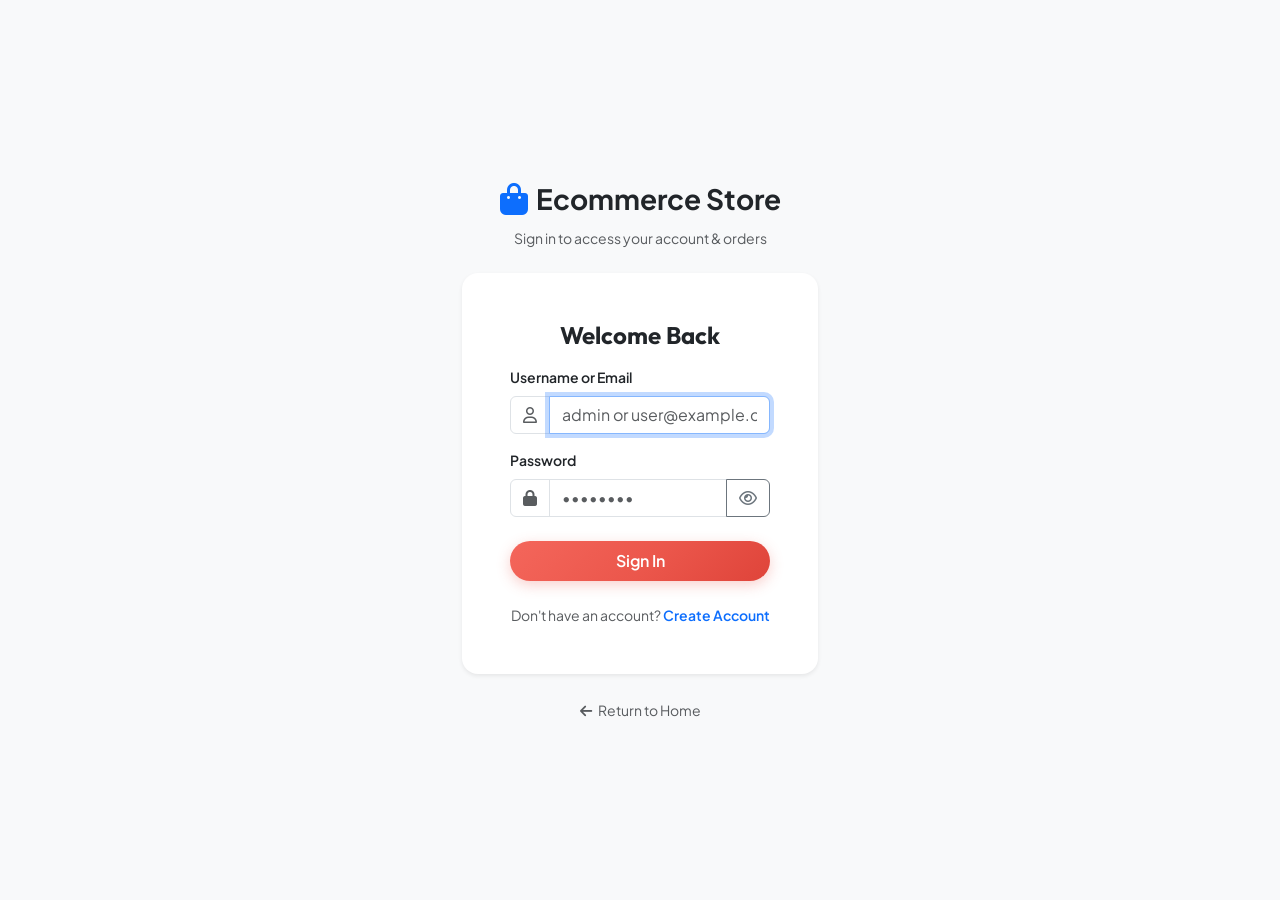
<file: frontend/login.html>
<!DOCTYPE html>
<html lang="en">
<head>
  <meta charset="UTF-8">
  <meta name="viewport" content="width=device-width, initial-scale=1.0">
  <title>Login - Ecommerce Store</title>
  <!-- Bootstrap 5 CSS -->
  <link href="https://cdn.jsdelivr.net/npm/bootstrap@5.3.3/dist/css/bootstrap.min.css" rel="stylesheet">
  <!-- Font Awesome -->
  <link rel="stylesheet" href="https://cdnjs.cloudflare.com/ajax/libs/font-awesome/6.5.1/css/all.min.css">
  <!-- Google Fonts Inter -->
  <link href="https://fonts.googleapis.com/css2?family=Inter:wght@400;500;600;700;800&display=swap" rel="stylesheet">
  <link rel="stylesheet" href="css/style.css">
</head>
<body class="bg-light d-flex align-items-center justify-content-center" style="min-height: 100vh;">

  <div class="container py-5">
    <div class="row justify-content-center">
      <div class="col-md-7 col-lg-5 col-xl-4">
        <!-- Logo & Branding -->
        <div class="text-center mb-4">
          <a href="index.html" class="text-decoration-none d-inline-flex align-items-center gap-2 mb-2">
            <i class="fa-solid fa-bag-shopping fa-2x text-primary"></i>
            <span class="fs-3 fw-bold text-dark">Ecommerce Store</span>
          </a>
          <p class="text-muted small">Sign in to access your account & orders</p>
        </div>

        <!-- Login Card -->
        <div class="card border-0 shadow-sm p-4 p-md-5 rounded-4">
          <h4 class="fw-bold mb-3 text-center">Welcome Back</h4>

          <div id="login-alert" class="alert alert-danger py-2 small d-none"></div>

          <form id="login-form" onsubmit="handleLogin(event)">
            <div class="mb-3">
              <label class="form-label fw-semibold small">Username or Email</label>
              <div class="input-group">
                <span class="input-group-text bg-white"><i class="fa-regular fa-user text-muted"></i></span>
                <input type="text" id="login-identifier" class="form-control" placeholder="admin or user@example.com" required autofocus>
              </div>
            </div>

            <div class="mb-3">
              <div class="d-flex justify-content-between">
                <label class="form-label fw-semibold small">Password</label>
              </div>
              <div class="input-group">
                <span class="input-group-text bg-white"><i class="fa-solid fa-lock text-muted"></i></span>
                <input type="password" id="login-password" class="form-control" placeholder="••••••••" required>
                <button class="btn btn-outline-secondary" type="button" onclick="togglePasswordVisibility('login-password')">
                  <i class="fa-regular fa-eye"></i>
                </button>
              </div>
            </div>

            <button type="submit" id="login-submit-btn" class="btn btn-primary w-100 py-2 mt-2 fw-semibold">
              <span class="spinner-border spinner-border-sm me-2 d-none" id="login-spinner"></span>
              Sign In
            </button>
          </form>

          <div class="text-center mt-4 text-muted small">
            Don't have an account? <a href="register.html" class="fw-semibold text-primary text-decoration-none">Create Account</a>
          </div>
        </div>

        <div class="text-center mt-4">
          <a href="index.html" class="text-muted small text-decoration-none">
            <i class="fa-solid fa-arrow-left me-1"></i> Return to Home
          </a>
        </div>
      </div>
    </div>
  </div>

  <script src="https://cdn.jsdelivr.net/npm/bootstrap@5.3.3/dist/js/bootstrap.bundle.min.js"></script>
  <script src="js/api.js"></script>
  <script src="js/auth.js"></script>
  <script>
    function togglePasswordVisibility(fieldId) {
      const input = document.getElementById(fieldId);
      input.type = input.type === 'password' ? 'text' : 'password';
    }

    async function handleLogin(e) {
      e.preventDefault();
      const identifier = document.getElementById('login-identifier').value.trim();
      const password = document.getElementById('login-password').value;
      const alertBox = document.getElementById('login-alert');
      const submitBtn = document.getElementById('login-submit-btn');
      const spinner = document.getElementById('login-spinner');

      alertBox.classList.add('d-none');
      submitBtn.disabled = true;
      spinner.classList.remove('d-none');

      try {
        const result = await Auth.login(identifier, password);
        if (result.success) {
          showToast(`Welcome back, ${result.user.full_name || result.user.username}!`, "success");

          // Check redirect param
          const urlParams = new URLSearchParams(window.location.search);
          const redirect = urlParams.get('redirect');

          setTimeout(() => {
            if (redirect && !redirect.includes('login.html')) {
              window.location.href = redirect;
            } else if (result.user.role === 'ADMIN' || result.user.is_admin) {
              window.location.href = 'admin/dashboard.html';
            } else {
              window.location.href = 'products.html';
            }
          }, 600);
        } else {
          alertBox.textContent = result.error || "Login failed. Please check your credentials.";
          alertBox.classList.remove('d-none');
        }
      } catch (err) {
        alertBox.textContent = err.message || "An error occurred during login.";
        alertBox.classList.remove('d-none');
      } finally {
        submitBtn.disabled = false;
        spinner.classList.add('d-none');
      }
    }
  </script>
</body>
</html>
</file>
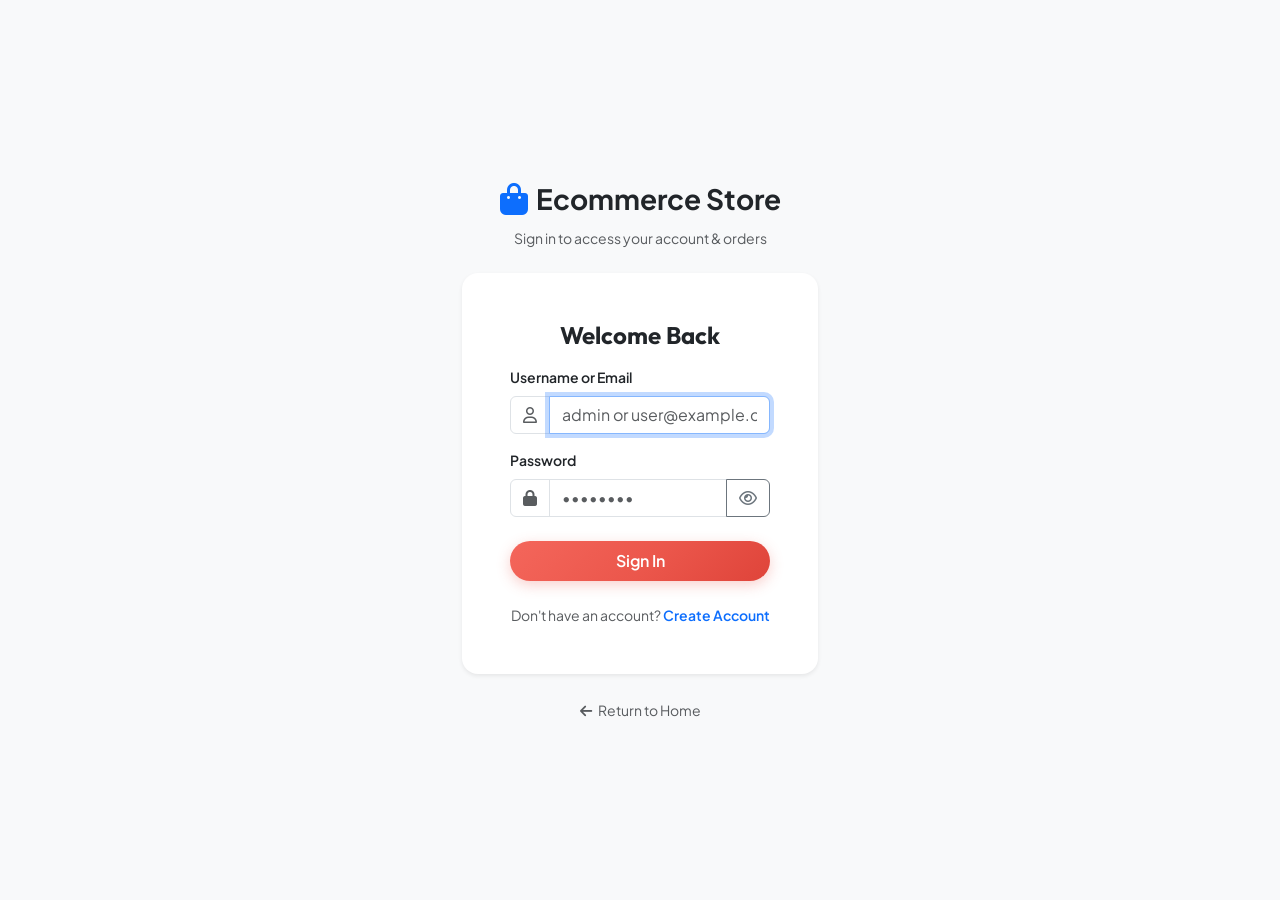
<file: frontend/my-orders.html>
<!DOCTYPE html>
<html lang="en">
<head>
  <meta charset="UTF-8">
  <meta name="viewport" content="width=device-width, initial-scale=1.0">
  <title>My Orders - Ecommerce Store</title>
  <!-- Bootstrap 5 CSS -->
  <link href="https://cdn.jsdelivr.net/npm/bootstrap@5.3.3/dist/css/bootstrap.min.css" rel="stylesheet">
  <!-- Font Awesome -->
  <link rel="stylesheet" href="https://cdnjs.cloudflare.com/ajax/libs/font-awesome/6.5.1/css/all.min.css">
  <!-- Google Fonts Inter -->
  <link href="https://fonts.googleapis.com/css2?family=Inter:wght@400;500;600;700;800&display=swap" rel="stylesheet">
  <link rel="stylesheet" href="css/style.css">
</head>
<body>

  <!-- Navigation Bar -->
  <nav class="navbar navbar-expand-lg sticky-top">
    <div class="container">
      <a class="navbar-brand" href="index.html">
        <i class="fa-solid fa-bag-shopping text-primary"></i>
        <span>Ecommerce Store</span>
      </a>
      <button class="navbar-toggler" type="button" data-bs-toggle="collapse" data-bs-target="#navbarContent">
        <span class="navbar-toggler-icon"></span>
      </button>

      <div class="collapse navbar-collapse" id="navbarContent">
        <ul class="navbar-nav me-auto mb-2 mb-lg-0 ms-lg-4">
          <li class="nav-item">
            <a class="nav-link" href="index.html">Home</a>
          </li>
          <li class="nav-item">
            <a class="nav-link" href="products.html">Products</a>
          </li>
          <li class="nav-item">
            <a class="nav-link active" href="my-orders.html">My Orders</a>
          </li>
        </ul>

        <div id="navbar-auth-section"></div>
      </div>
    </div>
  </nav>

  <main class="container py-4 my-3">
    <div class="d-flex flex-wrap align-items-center justify-content-between gap-3 mb-4">
      <div>
        <h2 class="fw-bold mb-1"><i class="fa-solid fa-box-open text-primary me-2"></i>My Order History</h2>
        <p class="text-muted mb-0">Track all your past and active orders</p>
      </div>
      <div>
        <select id="order-status-filter" class="form-select" onchange="filterOrders()">
          <option value="">All Orders</option>
          <option value="Placed">Status: Placed</option>
          <option value="Completed">Status: Completed</option>
        </select>
      </div>
    </div>

    <!-- Orders Container -->
    <div id="orders-container">
      <div class="text-center py-5">
        <div class="spinner-border text-primary" role="status"></div>
        <p class="text-muted mt-2">Loading your orders...</p>
      </div>
    </div>
  </main>

  <!-- Order Details Modal -->
  <div class="modal fade" id="orderDetailsModal" tabindex="-1" aria-hidden="true">
    <div class="modal-dialog modal-dialog-centered modal-lg">
      <div class="modal-content border-0 shadow-lg">
        <div class="modal-header">
          <h5 class="modal-title fw-bold" id="modal-order-title">Order Details #0</h5>
          <button type="button" class="btn-close" data-bs-dismiss="modal"></button>
        </div>
        <div class="modal-body p-4">
          <div class="row g-3 mb-4 p-3 bg-light rounded-3">
            <div class="col-sm-4">
              <span class="text-muted small">Placed On:</span>
              <div class="fw-semibold" id="modal-order-date">-</div>
            </div>
            <div class="col-sm-4">
              <span class="text-muted small">Status:</span>
              <div id="modal-order-status">-</div>
            </div>
            <div class="col-sm-4">
              <span class="text-muted small">Total Paid:</span>
              <div class="fw-bold text-primary fs-5" id="modal-order-total-sum">₹0.00</div>
            </div>
          </div>

          <h6 class="fw-bold mb-3">Itemized Receipt</h6>
          <div class="table-responsive">
            <table class="table align-middle">
              <thead class="table-light">
                <tr>
                  <th>Product</th>
                  <th>Unit Price</th>
                  <th class="text-center">Quantity</th>
                  <th class="text-end">Subtotal</th>
                </tr>
              </thead>
              <tbody id="modal-order-items-table">
                <!-- Injected via JS -->
              </tbody>
            </table>
          </div>
        </div>
        <div class="modal-footer">
          <button type="button" class="btn btn-secondary" data-bs-dismiss="modal">Close</button>
        </div>
      </div>
    </div>
  </div>

  <!-- Footer -->
  <footer>
    <div class="container text-center">
      <div class="mb-3">
        <span class="fw-bold fs-5 text-white">Ecommerce Store</span>
        <p class="small text-muted mb-0">Mini E-Commerce Management System</p>
      </div>
      <hr class="border-secondary opacity-25">
      <small>&copy; 2026 Ecommerce Store System. All rights reserved.</small>
    </div>
  </footer>

  <script src="https://cdn.jsdelivr.net/npm/bootstrap@5.3.3/dist/js/bootstrap.bundle.min.js"></script>
  <script src="js/api.js"></script>
  <script src="js/auth.js"></script>
  <script>
    let myOrders = [];
    let orderDetailsModalObj = null;

    document.addEventListener('DOMContentLoaded', async () => {
      if (!Auth.requireAuth()) return;
      orderDetailsModalObj = new bootstrap.Modal(document.getElementById('orderDetailsModal'));
      await loadUserOrders();
    });

    async function loadUserOrders() {
      const container = document.getElementById('orders-container');
      const statusFilter = document.getElementById('order-status-filter').value;
      const endpoint = `/orders/${statusFilter ? '?status=' + statusFilter : ''}`;

      try {
        container.innerHTML = '<div class="text-center py-5"><div class="spinner-border text-primary"></div></div>';
        const res = await apiRequest(endpoint);
        myOrders = res.data || [];
        renderOrders();
      } catch (err) {
        container.innerHTML = `<div class="alert alert-danger"><i class="fa-solid fa-triangle-exclamation me-2"></i> Failed to load orders: ${err.message}</div>`;
      }
    }

    function filterOrders() {
      loadUserOrders();
    }

    function renderOrders() {
      const container = document.getElementById('orders-container');

      if (myOrders.length === 0) {
        container.innerHTML = `
          <div class="empty-state">
            <i class="fa-solid fa-box-open empty-state-icon"></i>
            <h5>No Orders Found</h5>
            <p class="text-muted">You haven't placed any orders matching this criteria yet.</p>
            <a href="products.html" class="btn btn-primary mt-2">
              <i class="fa-solid fa-bag-shopping me-1"></i> Start Shopping
            </a>
          </div>
        `;
        return;
      }

      container.innerHTML = `
        <div class="card border-0 shadow-sm overflow-hidden">
          <div class="table-responsive">
            <table class="table table-hover align-middle mb-0">
              <thead class="table-light">
                <tr>
                  <th class="ps-4">Order ID</th>
                  <th>Date & Time</th>
                  <th>Products Ordered</th>
                  <th>Total Quantity</th>
                  <th>Total Amount</th>
                  <th>Status</th>
                  <th class="text-end pe-4">Actions</th>
                </tr>
              </thead>
              <tbody>
                ${myOrders.map(order => {
                  const statusBadge = order.status === 'Completed'
                    ? '<span class="badge-completed"><i class="fa-solid fa-circle-check me-1"></i> Completed</span>'
                    : '<span class="badge-placed"><i class="fa-solid fa-clock me-1"></i> Placed</span>';

                  const totalItems = (order.items || []).reduce((acc, it) => acc + it.quantity, 0);
                  const firstItem = order.items && order.items[0] ? order.items[0].product.name : 'Product';
                  const extraCount = (order.items || []).length - 1;
                  const itemsSummary = extraCount > 0 ? `${firstItem} + ${extraCount} more` : firstItem;

                  return `
                    <tr>
                      <td class="ps-4 fw-bold text-primary">#${order.id}</td>
                      <td>${formatDate(order.created_at)}</td>
                      <td>
                        <span class="fw-semibold">${itemsSummary}</span>
                      </td>
                      <td>${totalItems} units</td>
                      <td class="fw-bold">${formatPrice(order.total_amount)}</td>
                      <td>${statusBadge}</td>
                      <td class="text-end pe-4">
                        <button class="btn btn-outline-primary btn-sm" onclick='viewOrderDetails(${JSON.stringify(order)})'>
                          <i class="fa-regular fa-eye me-1"></i> View Details
                        </button>
                      </td>
                    </tr>
                  `;
                }).join('')}
              </tbody>
            </table>
          </div>
        </div>
      `;
    }

    function viewOrderDetails(order) {
      document.getElementById('modal-order-title').textContent = `Order #${order.id}`;
      document.getElementById('modal-order-date').textContent = formatDate(order.created_at);
      document.getElementById('modal-order-status').innerHTML = order.status === 'Completed'
        ? '<span class="badge-completed"><i class="fa-solid fa-circle-check me-1"></i> Completed</span>'
        : '<span class="badge-placed"><i class="fa-solid fa-clock me-1"></i> Placed</span>';
      document.getElementById('modal-order-total-sum').textContent = formatPrice(order.total_amount);

      const itemsTable = document.getElementById('modal-order-items-table');
      itemsTable.innerHTML = (order.items || []).map(item => {
        const prod = item.product || {};
        const img = prod.image_url || API_CONFIG.MEDIA_FALLBACK;
        return `
          <tr>
            <td>
              <div class="d-flex align-items-center gap-3">
                <img src="${img}" alt="${prod.name || 'Product'}" style="width: 48px; height: 48px; object-fit: cover; border-radius: 6px; border: 1px solid #e2e8f0;" onerror="this.src='${API_CONFIG.MEDIA_FALLBACK}'">
                <div>
                  <div class="fw-semibold">${prod.name || 'Product'}</div>
                  <small class="text-muted">${prod.category ? prod.category.name : 'General'}</small>
                </div>
              </div>
            </td>
            <td>${formatPrice(item.price)}</td>
            <td class="text-center fw-bold">${item.quantity}</td>
            <td class="text-end fw-bold text-primary">${formatPrice(item.price * item.quantity)}</td>
          </tr>
        `;
      }).join('');

      orderDetailsModalObj.show();
    }
  </script>
</body>
</html>
</file>
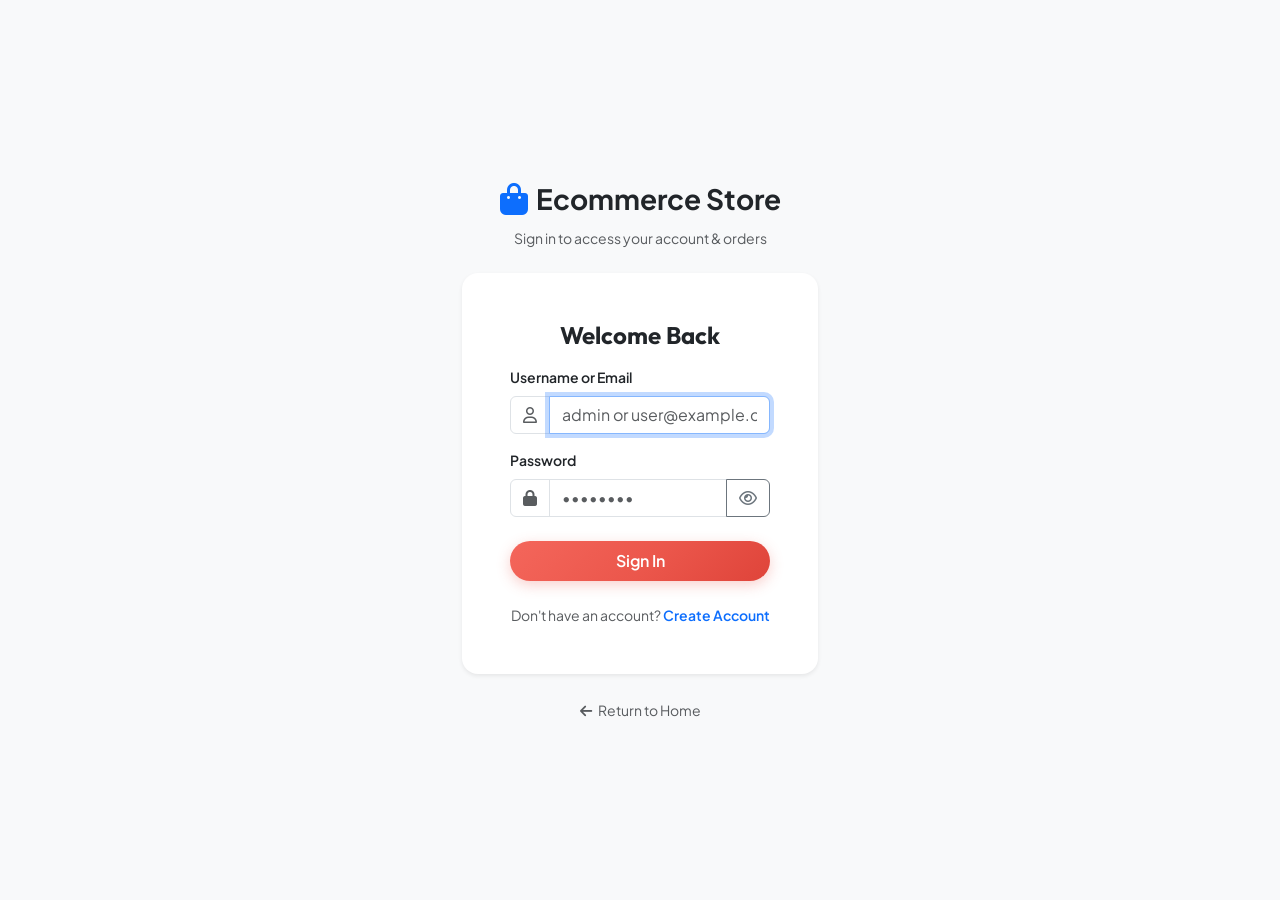
<file: frontend/profile.html>
<!DOCTYPE html>
<html lang="en">
<head>
  <meta charset="UTF-8">
  <meta name="viewport" content="width=device-width, initial-scale=1.0">
  <title>My Profile - Ecommerce Store</title>
  <!-- Bootstrap 5 CSS -->
  <link href="https://cdn.jsdelivr.net/npm/bootstrap@5.3.3/dist/css/bootstrap.min.css" rel="stylesheet">
  <!-- Font Awesome -->
  <link rel="stylesheet" href="https://cdnjs.cloudflare.com/ajax/libs/font-awesome/6.5.1/css/all.min.css">
  <!-- Google Fonts Inter -->
  <link href="https://fonts.googleapis.com/css2?family=Inter:wght@400;500;600;700;800&display=swap" rel="stylesheet">
  <link rel="stylesheet" href="css/style.css">
</head>
<body>

  <!-- Navigation Bar -->
  <nav class="navbar navbar-expand-lg sticky-top">
    <div class="container">
      <a class="navbar-brand" href="index.html">
        <i class="fa-solid fa-bag-shopping text-primary"></i>
        <span>Ecommerce Store</span>
      </a>
      <button class="navbar-toggler" type="button" data-bs-toggle="collapse" data-bs-target="#navbarContent">
        <span class="navbar-toggler-icon"></span>
      </button>

      <div class="collapse navbar-collapse" id="navbarContent">
        <ul class="navbar-nav me-auto mb-2 mb-lg-0 ms-lg-4">
          <li class="nav-item">
            <a class="nav-link" href="index.html">Home</a>
          </li>
          <li class="nav-item">
            <a class="nav-link" href="products.html">Products</a>
          </li>
          <li class="nav-item">
            <a class="nav-link" href="my-orders.html">My Orders</a>
          </li>
        </ul>

        <div id="navbar-auth-section"></div>
      </div>
    </div>
  </nav>

  <main class="container py-4 my-3">
    <div class="row justify-content-center">
      <div class="col-lg-8">
        <div class="d-flex align-items-center justify-content-between mb-4">
          <div>
            <h2 class="fw-bold mb-1"><i class="fa-solid fa-circle-user text-primary me-2"></i>My Profile</h2>
            <p class="text-muted mb-0">Manage your personal information and credentials</p>
          </div>
          <span class="badge bg-primary px-3 py-2 rounded-pill fs-6" id="profile-role-badge">Role: User</span>
        </div>

        <div class="card border-0 shadow-sm p-4 mb-4">
          <h5 class="fw-bold mb-3 border-bottom pb-2">Account Details</h5>
          <form id="profile-form" onsubmit="handleProfileUpdate(event)">
            <div class="row g-3">
              <div class="col-md-6">
                <label class="form-label fw-semibold">Username</label>
                <input type="text" id="profile-username" class="form-control bg-light" readonly>
                <small class="text-muted">Username cannot be altered.</small>
              </div>

              <div class="col-md-6">
                <label class="form-label fw-semibold">Email Address</label>
                <input type="email" id="profile-email" class="form-control" required>
              </div>

              <div class="col-12">
                <label class="form-label fw-semibold">Full Name</label>
                <input type="text" id="profile-fullname" class="form-control" required>
              </div>

              <div class="col-12 mt-4">
                <h6 class="fw-bold border-bottom pb-2">Change Password <small class="text-muted fw-normal">(Optional)</small></h6>
              </div>

              <div class="col-md-6">
                <label class="form-label fw-semibold">New Password</label>
                <input type="password" id="profile-new-password" class="form-control" placeholder="Leave blank to keep current password" minlength="6">
              </div>

              <div class="col-md-6">
                <label class="form-label fw-semibold">Confirm New Password</label>
                <input type="password" id="profile-confirm-password" class="form-control" placeholder="Confirm new password" minlength="6">
              </div>

              <div class="col-12 text-end mt-4">
                <button type="submit" id="save-profile-btn" class="btn btn-primary px-4">
                  <span class="spinner-border spinner-border-sm me-2 d-none" id="profile-spinner"></span>
                  Save Changes
                </button>
              </div>
            </div>
          </form>
        </div>
      </div>
    </div>
  </main>

  <!-- Footer -->
  <footer>
    <div class="container text-center">
      <div class="mb-3">
        <span class="fw-bold fs-5 text-white">Ecommerce Store</span>
        <p class="small text-muted mb-0">Mini E-Commerce Management System</p>
      </div>
      <hr class="border-secondary opacity-25">
      <small>&copy; 2026 Ecommerce Store System. All rights reserved.</small>
    </div>
  </footer>

  <script src="https://cdn.jsdelivr.net/npm/bootstrap@5.3.3/dist/js/bootstrap.bundle.min.js"></script>
  <script src="js/api.js"></script>
  <script src="js/auth.js"></script>
  <script>
    document.addEventListener('DOMContentLoaded', async () => {
      if (!Auth.requireAuth()) return;
      await loadProfileData();
    });

    async function loadProfileData() {
      try {
        const res = await apiRequest('/users/profile/');
        const user = res.data;
        document.getElementById('profile-username').value = user.username;
        document.getElementById('profile-email').value = user.email;
        document.getElementById('profile-fullname').value = user.full_name || '';
        document.getElementById('profile-role-badge').textContent = `Role: ${user.role}`;
      } catch (err) {
        showToast("Failed to load profile data: " + err.message, "error");
      }
    }

    async function handleProfileUpdate(e) {
      e.preventDefault();
      const email = document.getElementById('profile-email').value.trim();
      const fullName = document.getElementById('profile-fullname').value.trim();
      const newPassword = document.getElementById('profile-new-password').value;
      const confirmPassword = document.getElementById('profile-confirm-password').value;

      if (newPassword && newPassword !== confirmPassword) {
        showToast("New passwords do not match.", "error");
        return;
      }

      const payload = {
        email: email,
        full_name: fullName
      };

      if (newPassword) {
        payload.new_password = newPassword;
      }

      const btn = document.getElementById('save-profile-btn');
      const spinner = document.getElementById('profile-spinner');

      try {
        btn.disabled = true;
        spinner.classList.remove('d-none');

        const res = await apiRequest('/users/profile/', {
          method: 'PUT',
          body: payload
        });

        // Update stored user
        const stored = Auth.getUser() || {};
        stored.full_name = res.data.user.full_name;
        stored.email = res.data.user.email;
        localStorage.setItem('user', JSON.stringify(stored));

        showToast("Profile updated successfully!", "success");
        Auth.initNavbar();

        // Clear password inputs
        document.getElementById('profile-new-password').value = '';
        document.getElementById('profile-confirm-password').value = '';
      } catch (err) {
        showToast(err.message, "error");
      } finally {
        btn.disabled = false;
        spinner.classList.add('d-none');
      }
    }
  </script>
</body>
</html>
</file>
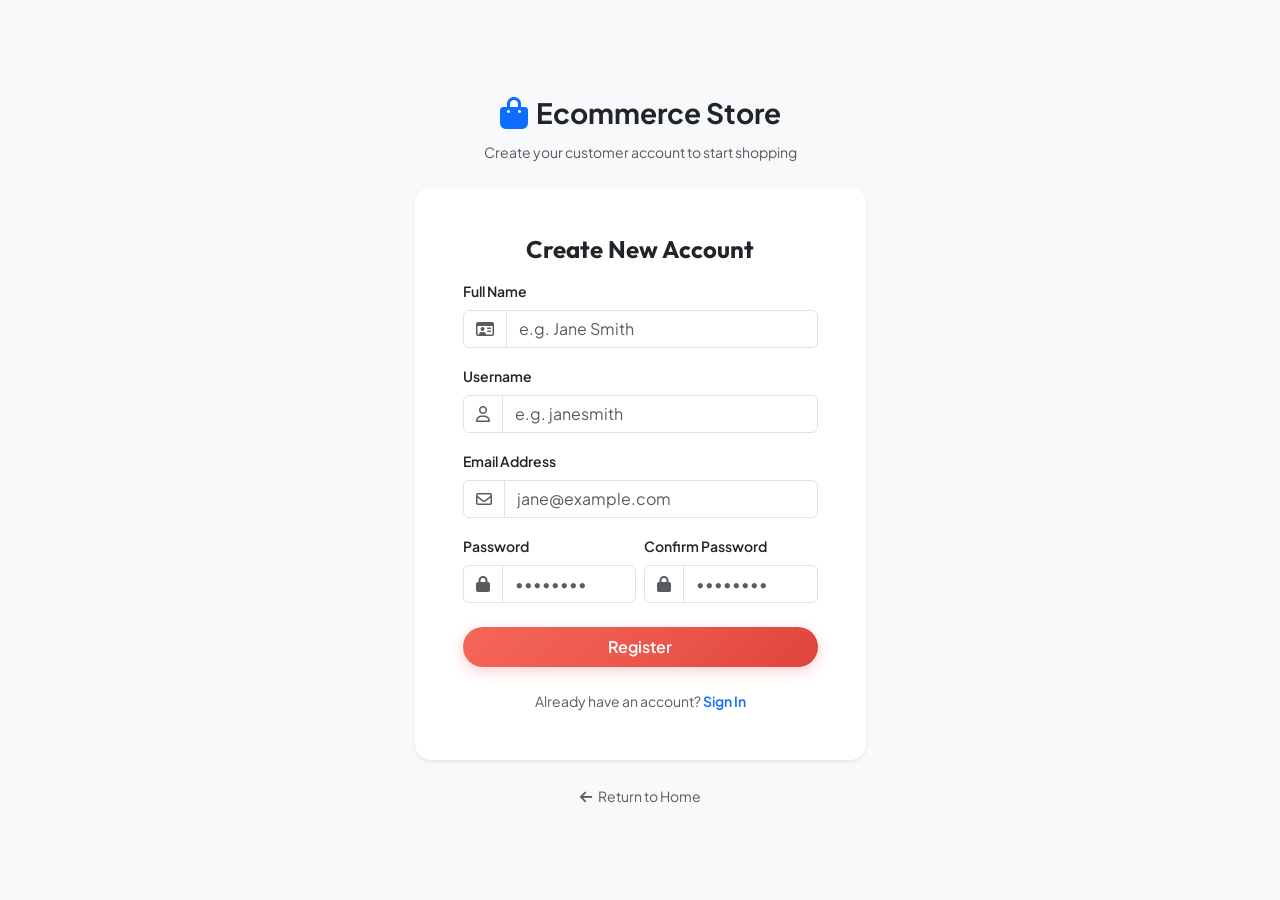
<file: frontend/register.html>
<!DOCTYPE html>
<html lang="en">
<head>
  <meta charset="UTF-8">
  <meta name="viewport" content="width=device-width, initial-scale=1.0">
  <title>Register Account - Ecommerce Store</title>
  <!-- Bootstrap 5 CSS -->
  <link href="https://cdn.jsdelivr.net/npm/bootstrap@5.3.3/dist/css/bootstrap.min.css" rel="stylesheet">
  <!-- Font Awesome -->
  <link rel="stylesheet" href="https://cdnjs.cloudflare.com/ajax/libs/font-awesome/6.5.1/css/all.min.css">
  <!-- Google Fonts Inter -->
  <link href="https://fonts.googleapis.com/css2?family=Inter:wght@400;500;600;700;800&display=swap" rel="stylesheet">
  <link rel="stylesheet" href="css/style.css">
</head>
<body class="bg-light d-flex align-items-center justify-content-center" style="min-height: 100vh;">

  <div class="container py-5">
    <div class="row justify-content-center">
      <div class="col-md-8 col-lg-6 col-xl-5">
        <div class="text-center mb-4">
          <a href="index.html" class="text-decoration-none d-inline-flex align-items-center gap-2 mb-2">
            <i class="fa-solid fa-bag-shopping fa-2x text-primary"></i>
            <span class="fs-3 fw-bold text-dark">Ecommerce Store</span>
          </a>
          <p class="text-muted small">Create your customer account to start shopping</p>
        </div>

        <div class="card border-0 shadow-sm p-4 p-md-5 rounded-4">
          <h4 class="fw-bold mb-3 text-center">Create New Account</h4>

          <div id="register-alert" class="alert alert-danger py-2 small d-none"></div>

          <form id="register-form" onsubmit="handleRegister(event)">
            <div class="mb-3">
              <label class="form-label fw-semibold small">Full Name</label>
              <div class="input-group">
                <span class="input-group-text bg-white"><i class="fa-regular fa-id-card text-muted"></i></span>
                <input type="text" id="reg-fullname" class="form-control" placeholder="e.g. Jane Smith" required>
              </div>
            </div>

            <div class="mb-3">
              <label class="form-label fw-semibold small">Username</label>
              <div class="input-group">
                <span class="input-group-text bg-white"><i class="fa-regular fa-user text-muted"></i></span>
                <input type="text" id="reg-username" class="form-control" placeholder="e.g. janesmith" required>
              </div>
            </div>

            <div class="mb-3">
              <label class="form-label fw-semibold small">Email Address</label>
              <div class="input-group">
                <span class="input-group-text bg-white"><i class="fa-regular fa-envelope text-muted"></i></span>
                <input type="email" id="reg-email" class="form-control" placeholder="jane@example.com" required>
              </div>
            </div>

            <div class="row g-2 mb-3">
              <div class="col-sm-6">
                <label class="form-label fw-semibold small">Password</label>
                <div class="input-group">
                  <span class="input-group-text bg-white"><i class="fa-solid fa-lock text-muted"></i></span>
                  <input type="password" id="reg-password" class="form-control" placeholder="••••••••" minlength="6" required>
                </div>
              </div>
              <div class="col-sm-6">
                <label class="form-label fw-semibold small">Confirm Password</label>
                <div class="input-group">
                  <span class="input-group-text bg-white"><i class="fa-solid fa-lock text-muted"></i></span>
                  <input type="password" id="reg-confirm-password" class="form-control" placeholder="••••••••" minlength="6" required>
                </div>
              </div>
            </div>

            <button type="submit" id="reg-submit-btn" class="btn btn-primary w-100 py-2 mt-2 fw-semibold">
              <span class="spinner-border spinner-border-sm me-2 d-none" id="reg-spinner"></span>
              Register
            </button>
          </form>

          <div class="text-center mt-4 text-muted small">
            Already have an account? <a href="login.html" class="fw-semibold text-primary text-decoration-none">Sign In</a>
          </div>
        </div>

        <div class="text-center mt-4">
          <a href="index.html" class="text-muted small text-decoration-none">
            <i class="fa-solid fa-arrow-left me-1"></i> Return to Home
          </a>
        </div>
      </div>
    </div>
  </div>

  <script src="https://cdn.jsdelivr.net/npm/bootstrap@5.3.3/dist/js/bootstrap.bundle.min.js"></script>
  <script src="js/api.js"></script>
  <script src="js/auth.js"></script>
  <script>
    async function handleRegister(e) {
      e.preventDefault();
      const fullName = document.getElementById('reg-fullname').value.trim();
      const username = document.getElementById('reg-username').value.trim();
      const email = document.getElementById('reg-email').value.trim();
      const password = document.getElementById('reg-password').value;
      const confirmPassword = document.getElementById('reg-confirm-password').value;
      const alertBox = document.getElementById('register-alert');
      const submitBtn = document.getElementById('reg-submit-btn');
      const spinner = document.getElementById('reg-spinner');

      alertBox.classList.add('d-none');

      if (password !== confirmPassword) {
        alertBox.textContent = "Passwords do not match.";
        alertBox.classList.remove('d-none');
        return;
      }

      submitBtn.disabled = true;
      spinner.classList.remove('d-none');

      try {
        const result = await Auth.register({
          full_name: fullName,
          username: username,
          email: email,
          password: password,
          confirm_password: confirmPassword
        });

        if (result.success) {
          showToast("Registration successful! Logging you in...", "success");
          // Automatically log the new user in
          const loginRes = await Auth.login(username, password);
          if (loginRes.success) {
            setTimeout(() => {
              window.location.href = 'products.html';
            }, 800);
          } else {
            setTimeout(() => {
              window.location.href = 'login.html';
            }, 1000);
          }
        } else {
          alertBox.textContent = result.error || "Registration failed.";
          alertBox.classList.remove('d-none');
        }
      } catch (err) {
        alertBox.textContent = err.message || "An unexpected error occurred.";
        alertBox.classList.remove('d-none');
      } finally {
        submitBtn.disabled = false;
        spinner.classList.add('d-none');
      }
    }
  </script>
</body>
</html>
</file>
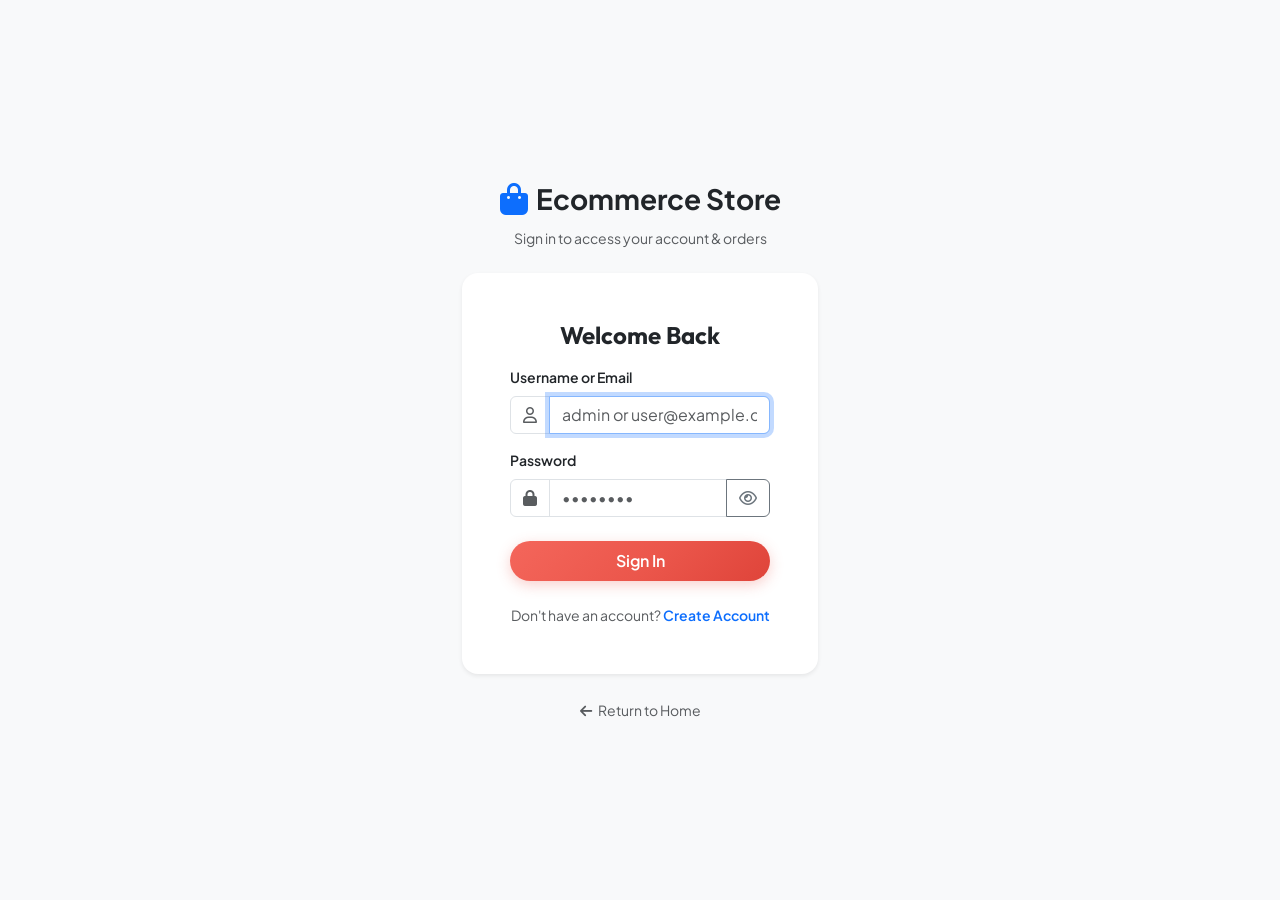
<file: frontend/admin/categories.html>
<!DOCTYPE html>
<html lang="en">
<head>
  <meta charset="UTF-8">
  <meta name="viewport" content="width=device-width, initial-scale=1.0">
  <title>Category Management - Ecommerce Store Admin</title>
  <!-- Bootstrap 5 CSS -->
  <link href="https://cdn.jsdelivr.net/npm/bootstrap@5.3.3/dist/css/bootstrap.min.css" rel="stylesheet">
  <!-- Font Awesome -->
  <link rel="stylesheet" href="https://cdnjs.cloudflare.com/ajax/libs/font-awesome/6.5.1/css/all.min.css">
  <!-- Google Fonts Inter -->
  <link href="https://fonts.googleapis.com/css2?family=Inter:wght@400;500;600;700;800&display=swap" rel="stylesheet">
  <link rel="stylesheet" href="../css/style.css">
  <link rel="stylesheet" href="../css/admin.css">
</head>
<body class="admin-body">

  <div class="admin-wrapper">
    <aside class="admin-sidebar" id="admin-sidebar"></aside>

    <main class="admin-main">
      <header class="admin-topbar" id="admin-topbar"></header>

      <div class="admin-content">
        <!-- Control Header -->
        <div class="d-flex flex-wrap align-items-center justify-content-between gap-3 mb-4">
          <div class="d-flex align-items-center gap-2" style="max-width: 350px; flex: 1;">
            <div class="input-group">
              <span class="input-group-text bg-white border-end-0"><i class="fa-solid fa-magnifying-glass text-muted"></i></span>
              <input type="text" id="category-search-input" class="form-control border-start-0" placeholder="Search categories..." oninput="handleSearch()">
            </div>
          </div>

          <button class="btn btn-primary" onclick="openAddCategoryModal()">
            <i class="fa-solid fa-plus me-1"></i> Add Category
          </button>
        </div>

        <!-- Categories Table Card -->
        <div class="admin-table-card">
          <div class="table-responsive">
            <table class="table admin-table align-middle">
              <thead>
                <tr>
                  <th style="width: 80px;">ID</th>
                  <th>Category Name</th>
                  <th>Assigned Products</th>
                  <th>Created Date</th>
                  <th class="text-end" style="width: 160px;">Actions</th>
                </tr>
              </thead>
              <tbody id="categories-tbody">
                <tr><td colspan="5" class="text-center py-4"><div class="spinner-border spinner-border-sm text-primary"></div> Loading categories...</td></tr>
              </tbody>
            </table>
          </div>
        </div>
      </div>
    </main>
  </div>

  <!-- Add/Edit Category Modal -->
  <div class="modal fade" id="categoryModal" tabindex="-1" aria-hidden="true">
    <div class="modal-dialog modal-dialog-centered">
      <div class="modal-content border-0 shadow-lg">
        <form id="category-form" onsubmit="saveCategory(event)">
          <div class="modal-header">
            <h5 class="modal-title fw-bold" id="category-modal-title">Add Category</h5>
            <button type="button" class="btn-close" data-bs-dismiss="modal"></button>
          </div>
          <div class="modal-body">
            <input type="hidden" id="category-id-hidden">
            <div class="mb-3">
              <label class="form-label fw-semibold">Category Name</label>
              <input type="text" id="category-name-input" class="form-control" placeholder="e.g. Smart Wearables" required>
              <div class="form-text">Must be a unique descriptive name.</div>
            </div>
          </div>
          <div class="modal-footer">
            <button type="button" class="btn btn-light" data-bs-dismiss="modal">Cancel</button>
            <button type="submit" class="btn btn-primary px-4" id="category-save-btn">
              <span class="spinner-border spinner-border-sm me-2 d-none" id="category-spinner"></span>
              Save Category
            </button>
          </div>
        </form>
      </div>
    </div>
  </div>

  <!-- Delete Confirmation Modal -->
  <div class="modal fade" id="deleteConfirmModal" tabindex="-1" aria-hidden="true">
    <div class="modal-dialog modal-dialog-centered">
      <div class="modal-content border-0 shadow-lg">
        <div class="modal-header">
          <h5 class="modal-title fw-bold text-danger"><i class="fa-solid fa-triangle-exclamation me-2"></i>Delete Category</h5>
          <button type="button" class="btn-close" data-bs-dismiss="modal"></button>
        </div>
        <div class="modal-body">
          <p>Are you sure you want to delete <strong id="delete-category-name"></strong>?</p>
          <div class="alert alert-warning py-2 small mb-0">
            <i class="fa-solid fa-circle-exclamation me-1"></i> Warning: Deleting this category will delete all products assigned to it!
          </div>
        </div>
        <div class="modal-footer">
          <button type="button" class="btn btn-light" data-bs-dismiss="modal">Cancel</button>
          <button type="button" class="btn btn-danger px-4" id="confirm-delete-btn" onclick="executeDeleteCategory()">
            Delete Category
          </button>
        </div>
      </div>
    </div>
  </div>

  <script src="https://cdn.jsdelivr.net/npm/bootstrap@5.3.3/dist/js/bootstrap.bundle.min.js"></script>
  <script src="../js/api.js"></script>
  <script src="../js/auth.js"></script>
  <script src="../js/admin.js"></script>
  <script>
    let categoryModalObj = null;
    let deleteConfirmModalObj = null;
    let categoryToDeleteId = null;
    let searchTimeout = null;

    document.addEventListener('DOMContentLoaded', async () => {
      if (!AdminLayout.init('categories', 'Category Management')) return;
      categoryModalObj = new bootstrap.Modal(document.getElementById('categoryModal'));
      deleteConfirmModalObj = new bootstrap.Modal(document.getElementById('deleteConfirmModal'));

      const urlParams = new URLSearchParams(window.location.search);
      if (urlParams.get('action') === 'new') {
        openAddCategoryModal();
      }

      await loadCategories();
    });

    async function loadCategories(search = '') {
      const tbody = document.getElementById('categories-tbody');
      try {
        const endpoint = `/categories/${search ? '?search=' + encodeURIComponent(search) : ''}`;
        const res = await apiRequest(endpoint);
        const categories = res.data || [];

        if (categories.length === 0) {
          tbody.innerHTML = '<tr><td colspan="5" class="text-center py-4 text-muted">No categories found.</td></tr>';
          return;
        }

        tbody.innerHTML = categories.map(cat => `
          <tr>
            <td class="fw-bold text-secondary">#${cat.id}</td>
            <td class="fw-semibold text-dark fs-6">${cat.name}</td>
            <td>
              <span class="badge bg-light text-dark border px-2 py-1 rounded-pill">
                <i class="fa-solid fa-box me-1 text-primary"></i> ${cat.products_count} products
              </span>
            </td>
            <td>${formatDate(cat.created_at)}</td>
            <td class="text-end">
              <button class="btn btn-sm btn-outline-primary me-1" onclick='openEditCategoryModal(${JSON.stringify(cat)})'>
                <i class="fa-regular fa-pen-to-square"></i>
              </button>
              <button class="btn btn-sm btn-outline-danger" onclick='promptDeleteCategory(${cat.id}, "${cat.name.replace(/"/g, '&quot;')}")'>
                <i class="fa-regular fa-trash-can"></i>
              </button>
            </td>
          </tr>
        `).join('');
      } catch (err) {
        tbody.innerHTML = `<tr><td colspan="5" class="text-center text-danger py-4">${err.message}</td></tr>`;
      }
    }

    function handleSearch() {
      clearTimeout(searchTimeout);
      searchTimeout = setTimeout(() => {
        const query = document.getElementById('category-search-input').value.trim();
        loadCategories(query);
      }, 300);
    }

    function openAddCategoryModal() {
      document.getElementById('category-modal-title').textContent = 'Add Category';
      document.getElementById('category-id-hidden').value = '';
      document.getElementById('category-name-input').value = '';
      categoryModalObj.show();
    }

    function openEditCategoryModal(cat) {
      document.getElementById('category-modal-title').textContent = 'Edit Category';
      document.getElementById('category-id-hidden').value = cat.id;
      document.getElementById('category-name-input').value = cat.name;
      categoryModalObj.show();
    }

    async function saveCategory(e) {
      e.preventDefault();
      const id = document.getElementById('category-id-hidden').value;
      const name = document.getElementById('category-name-input').value.trim();
      const btn = document.getElementById('category-save-btn');
      const spinner = document.getElementById('category-spinner');

      try {
        btn.disabled = true;
        spinner.classList.remove('d-none');

        if (id) {
          // Update
          await apiRequest(`/categories/${id}/`, {
            method: 'PUT',
            body: { name }
          });
          showToast("Category updated successfully!", "success");
        } else {
          // Create
          await apiRequest('/categories/', {
            method: 'POST',
            body: { name }
          });
          showToast("Category created successfully!", "success");
        }

        categoryModalObj.hide();
        await loadCategories();
      } catch (err) {
        showToast(err.message, "error");
      } finally {
        btn.disabled = false;
        spinner.classList.add('d-none');
      }
    }

    function promptDeleteCategory(id, name) {
      categoryToDeleteId = id;
      document.getElementById('delete-category-name').textContent = name;
      deleteConfirmModalObj.show();
    }

    async function executeDeleteCategory() {
      if (!categoryToDeleteId) return;
      const btn = document.getElementById('confirm-delete-btn');
      try {
        btn.disabled = true;
        await apiRequest(`/categories/${categoryToDeleteId}/`, {
          method: 'DELETE'
        });
        showToast("Category deleted successfully!", "success");
        deleteConfirmModalObj.hide();
        await loadCategories();
      } catch (err) {
        showToast(err.message, "error");
      } finally {
        btn.disabled = false;
        categoryToDeleteId = null;
      }
    }
  </script>
</body>
</html>
</file>
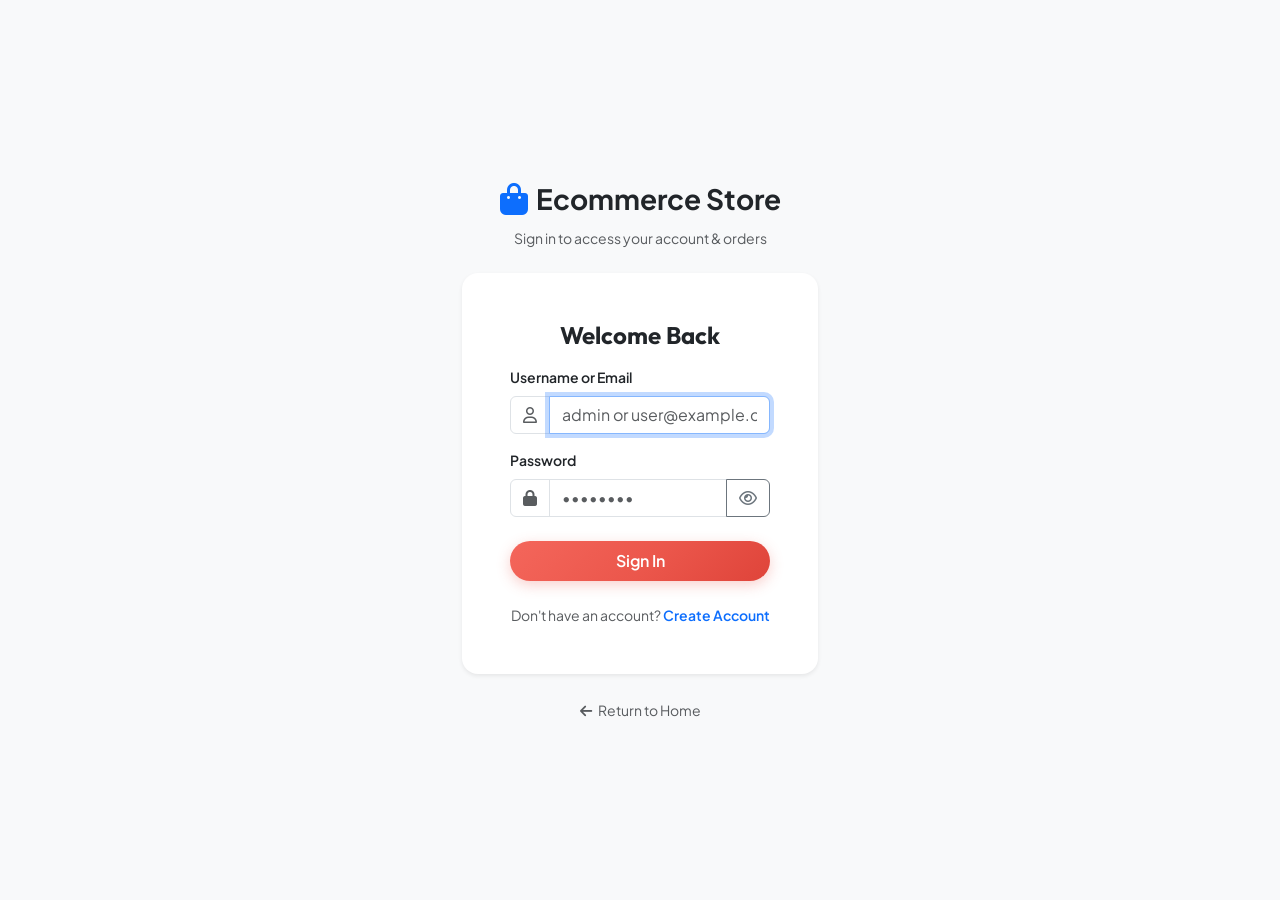
<file: frontend/admin/dashboard.html>
<!DOCTYPE html>
<html lang="en">
<head>
  <meta charset="UTF-8">
  <meta name="viewport" content="width=device-width, initial-scale=1.0">
  <title>Admin Dashboard - Ecommerce Store</title>
  <!-- Bootstrap 5 CSS -->
  <link href="https://cdn.jsdelivr.net/npm/bootstrap@5.3.3/dist/css/bootstrap.min.css" rel="stylesheet">
  <!-- Font Awesome -->
  <link rel="stylesheet" href="https://cdnjs.cloudflare.com/ajax/libs/font-awesome/6.5.1/css/all.min.css">
  <!-- Google Fonts Inter -->
  <link href="https://fonts.googleapis.com/css2?family=Inter:wght@400;500;600;700;800&display=swap" rel="stylesheet">
  <link rel="stylesheet" href="../css/style.css">
  <link rel="stylesheet" href="../css/admin.css">
</head>
<body class="admin-body">

  <div class="admin-wrapper">
    <!-- Sidebar -->
    <aside class="admin-sidebar" id="admin-sidebar"></aside>

    <!-- Main Content -->
    <main class="admin-main">
      <header class="admin-topbar" id="admin-topbar"></header>

      <div class="admin-content">
        <!-- Overview Stat Cards -->
        <div class="row g-4 mb-4">
          <!-- Total Revenue -->
          <div class="col-sm-6 col-xl-4">
            <div class="stat-card">
              <div>
                <div class="stat-label">Total Revenue (Completed)</div>
                <div class="stat-value text-success" id="stat-revenue">₹0.00</div>
                <small class="text-muted"><i class="fa-solid fa-check-double text-success me-1"></i> Verified Server Calculation</small>
              </div>
              <div class="stat-icon green">
                <i class="fa-solid fa-indian-rupee-sign"></i>
              </div>
            </div>
          </div>

          <!-- Total Orders -->
          <div class="col-sm-6 col-xl-2">
            <div class="stat-card">
              <div>
                <div class="stat-label">Total Orders</div>
                <div class="stat-value" id="stat-orders">0</div>
                <span class="badge bg-primary" id="stat-placed-badge">0 Placed</span>
              </div>
              <div class="stat-icon blue">
                <i class="fa-solid fa-cart-shopping"></i>
              </div>
            </div>
          </div>

          <!-- Total Products -->
          <div class="col-sm-6 col-xl-2">
            <div class="stat-card">
              <div>
                <div class="stat-label">Products</div>
                <div class="stat-value" id="stat-products">0</div>
                <small class="text-muted">In Inventory</small>
              </div>
              <div class="stat-icon purple">
                <i class="fa-solid fa-boxes-stacked"></i>
              </div>
            </div>
          </div>

          <!-- Total Categories -->
          <div class="col-sm-6 col-xl-2">
            <div class="stat-card">
              <div>
                <div class="stat-label">Categories</div>
                <div class="stat-value" id="stat-categories">0</div>
                <small class="text-muted">Active Collections</small>
              </div>
              <div class="stat-icon amber">
                <i class="fa-solid fa-layer-group"></i>
              </div>
            </div>
          </div>

          <!-- Total Users -->
          <div class="col-sm-6 col-xl-2">
            <div class="stat-card">
              <div>
                <div class="stat-label">Customers</div>
                <div class="stat-value" id="stat-users">0</div>
                <small class="text-muted">Registered</small>
              </div>
              <div class="stat-icon rose">
                <i class="fa-solid fa-users"></i>
              </div>
            </div>
          </div>
        </div>

        <!-- Quick Actions & Recent Orders -->
        <div class="row g-4">
          <!-- Recent Orders Table -->
          <div class="col-lg-8">
            <div class="admin-table-card">
              <div class="p-3 border-bottom d-flex align-items-center justify-content-between">
                <h5 class="fw-bold mb-0"><i class="fa-solid fa-clock-rotate-left text-primary me-2"></i>Recent Orders</h5>
                <a href="orders.html" class="btn btn-outline-primary btn-sm">View All Orders</a>
              </div>
              <div class="table-responsive">
                <table class="table admin-table align-middle">
                  <thead>
                    <tr>
                      <th>Order ID</th>
                      <th>Customer</th>
                      <th>Total Amount</th>
                      <th>Date</th>
                      <th>Status</th>
                      <th class="text-end">Quick Action</th>
                    </tr>
                  </thead>
                  <tbody id="recent-orders-tbody">
                    <tr><td colspan="6" class="text-center py-4"><div class="spinner-border text-primary spinner-border-sm"></div> Loading orders...</td></tr>
                  </tbody>
                </table>
              </div>
            </div>
          </div>

          <!-- Admin Quick Shortcuts -->
          <div class="col-lg-4">
            <div class="card border-0 shadow-sm p-4 mb-4">
              <h5 class="fw-bold mb-3"><i class="fa-solid fa-bolt text-warning me-2"></i>Quick Management</h5>
              <div class="d-grid gap-2">
                <a href="products.html?action=new" class="btn btn-primary text-start py-2">
                  <i class="fa-solid fa-plus-circle me-2"></i> Add New Product
                </a>
                <a href="categories.html?action=new" class="btn btn-outline-secondary text-start py-2">
                  <i class="fa-solid fa-folder-plus me-2"></i> Create New Category
                </a>
                <a href="orders.html?status=Placed" class="btn btn-outline-warning text-start py-2">
                  <i class="fa-solid fa-clock me-2"></i> Process Pending Orders
                </a>
                <a href="users.html" class="btn btn-outline-dark text-start py-2">
                  <i class="fa-solid fa-user-gear me-2"></i> View Customer Roster
                </a>
              </div>
            </div>

            <!-- System Info Card -->
            <div class="card border-0 shadow-sm p-4 bg-white">
              <h6 class="fw-bold mb-3 text-secondary">Backend Integration Status</h6>
              <ul class="list-unstyled mb-0 small">
                <li class="mb-2 d-flex align-items-center justify-content-between">
                  <span><i class="fa-solid fa-shield text-success me-2"></i> JWT Security:</span>
                  <span class="badge bg-success">Active</span>
                </li>
                <li class="mb-2 d-flex align-items-center justify-content-between">
                  <span><i class="fa-solid fa-database text-primary me-2"></i> Database Transactions:</span>
                  <span class="badge bg-primary">select_for_update</span>
                </li>
                <li class="d-flex align-items-center justify-content-between">
                  <span><i class="fa-solid fa-image text-info me-2"></i> Media Processing:</span>
                  <span class="badge bg-info text-dark">Pillow Active</span>
                </li>
              </ul>
            </div>
          </div>
        </div>
      </div>
    </main>
  </div>

  <script src="https://cdn.jsdelivr.net/npm/bootstrap@5.3.3/dist/js/bootstrap.bundle.min.js"></script>
  <script src="../js/api.js"></script>
  <script src="../js/auth.js"></script>
  <script src="../js/admin.js"></script>
  <script>
    document.addEventListener('DOMContentLoaded', async () => {
      if (!AdminLayout.init('dashboard', 'Dashboard Overview')) return;
      await loadDashboardData();
      await loadRecentOrders();
    });

    async function loadDashboardData() {
      try {
        const res = await apiRequest('/orders/dashboard-stats/');
        const stats = res.data;
        document.getElementById('stat-revenue').textContent = formatPrice(stats.total_revenue);
        document.getElementById('stat-orders').textContent = stats.total_orders;
        document.getElementById('stat-placed-badge').textContent = `${stats.placed_orders} Placed`;
        document.getElementById('stat-products').textContent = stats.total_products;
        document.getElementById('stat-categories').textContent = stats.total_categories;
        document.getElementById('stat-users').textContent = stats.total_users;
      } catch (err) {
        showToast("Failed to load dashboard metrics: " + err.message, "error");
      }
    }

    async function loadRecentOrders() {
      const tbody = document.getElementById('recent-orders-tbody');
      try {
        const res = await apiRequest('/orders/');
        const orders = (res.data || []).slice(0, 6);

        if (orders.length === 0) {
          tbody.innerHTML = '<tr><td colspan="6" class="text-center py-4 text-muted">No orders found in the database.</td></tr>';
          return;
        }

        tbody.innerHTML = orders.map(order => {
          const isCompleted = order.status === 'Completed';
          const badge = isCompleted
            ? '<span class="badge-completed"><i class="fa-solid fa-check me-1"></i> Completed</span>'
            : '<span class="badge-placed"><i class="fa-solid fa-clock me-1"></i> Placed</span>';

          const quickBtn = isCompleted
            ? '<button class="btn btn-sm btn-light text-muted" disabled><i class="fa-solid fa-check"></i> Done</button>'
            : `<button class="btn btn-sm btn-success" onclick="markOrderCompleted(${order.id})"><i class="fa-solid fa-check me-1"></i> Complete</button>`;

          return `
            <tr>
              <td class="fw-bold text-primary">#${order.id}</td>
              <td>
                <div class="fw-semibold">${order.customer ? (order.customer.full_name || order.customer.username) : 'Customer'}</div>
                <small class="text-muted">${order.customer ? order.customer.email : ''}</small>
              </td>
              <td class="fw-bold">${formatPrice(order.total_amount)}</td>
              <td>${formatDate(order.created_at)}</td>
              <td>${badge}</td>
              <td class="text-end">${quickBtn}</td>
            </tr>
          `;
        }).join('');
      } catch (err) {
        tbody.innerHTML = `<tr><td colspan="6" class="text-center text-danger py-4">${err.message}</td></tr>`;
      }
    }

    async function markOrderCompleted(orderId) {
      try {
        await apiRequest(`/orders/${orderId}/status/`, {
          method: 'PATCH',
          body: { status: 'Completed' }
        });
        showToast(`Order #${orderId} marked as Completed!`, "success");
        await loadDashboardData();
        await loadRecentOrders();
      } catch (err) {
        showToast("Status update failed: " + err.message, "error");
      }
    }
  </script>
</body>
</html>
</file>
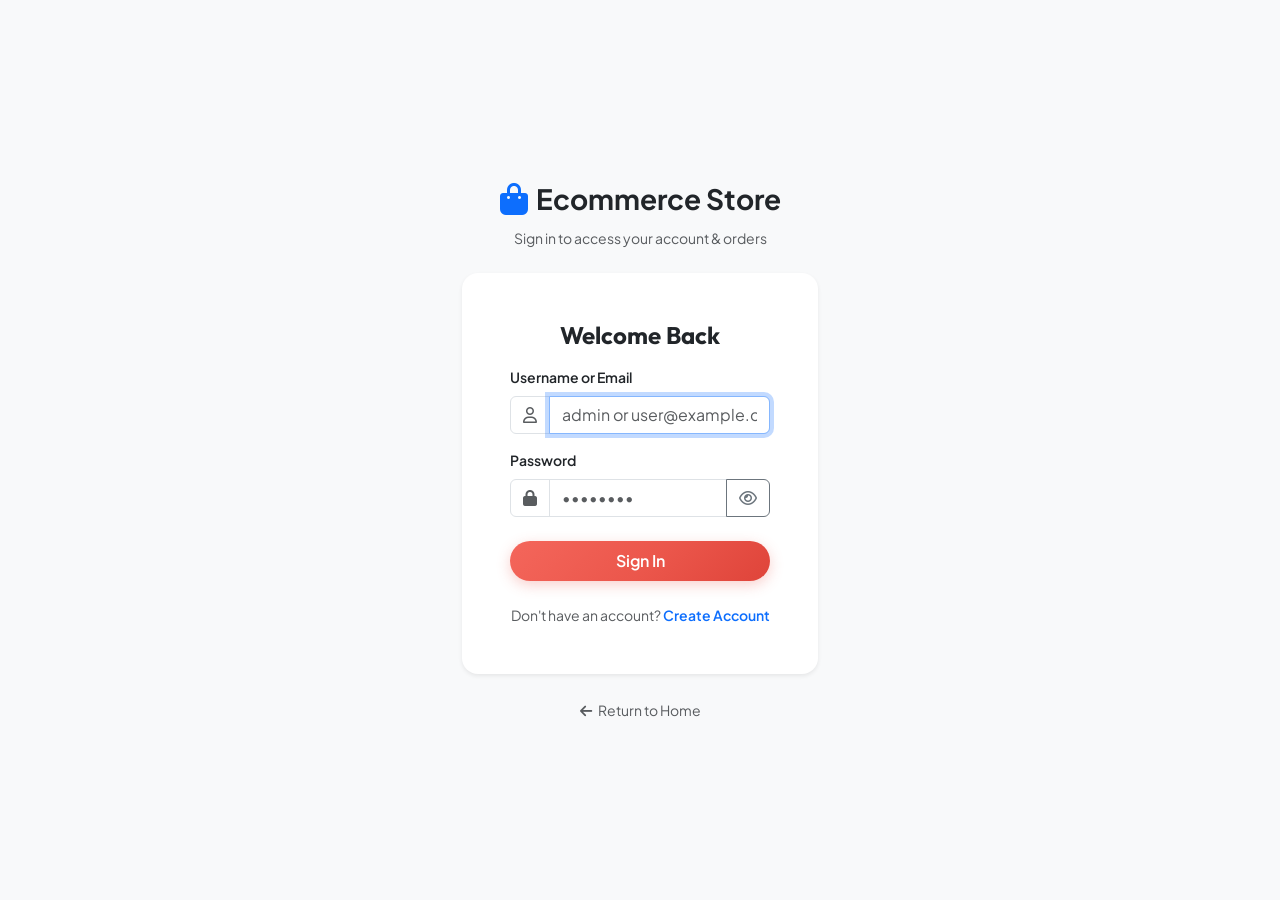
<file: frontend/admin/orders.html>
<!DOCTYPE html>
<html lang="en">
<head>
  <meta charset="UTF-8">
  <meta name="viewport" content="width=device-width, initial-scale=1.0">
  <title>Order Management - Ecommerce Store Admin</title>
  <!-- Bootstrap 5 CSS -->
  <link href="https://cdn.jsdelivr.net/npm/bootstrap@5.3.3/dist/css/bootstrap.min.css" rel="stylesheet">
  <!-- Font Awesome -->
  <link rel="stylesheet" href="https://cdnjs.cloudflare.com/ajax/libs/font-awesome/6.5.1/css/all.min.css">
  <!-- Google Fonts Inter -->
  <link href="https://fonts.googleapis.com/css2?family=Inter:wght@400;500;600;700;800&display=swap" rel="stylesheet">
  <link rel="stylesheet" href="../css/style.css">
  <link rel="stylesheet" href="../css/admin.css">
</head>
<body class="admin-body">

  <div class="admin-wrapper">
    <aside class="admin-sidebar" id="admin-sidebar"></aside>

    <main class="admin-main">
      <header class="admin-topbar" id="admin-topbar"></header>

      <div class="admin-content">
        <!-- Controls & Filters Bar -->
        <div class="d-flex flex-wrap align-items-center justify-content-between gap-3 mb-4">
          <div class="d-flex flex-wrap align-items-center gap-2" style="flex: 1; max-width: 600px;">
            <div class="input-group" style="min-width: 240px; flex: 1;">
              <span class="input-group-text bg-white border-end-0"><i class="fa-solid fa-magnifying-glass text-muted"></i></span>
              <input type="text" id="order-search-input" class="form-control border-start-0" placeholder="Search by Order ID, customer, product..." oninput="handleSearch()">
            </div>

            <!-- Status Filter -->
            <select id="order-status-filter" class="form-select" style="max-width: 180px;" onchange="loadOrders()">
              <option value="">All Statuses</option>
              <option value="Placed">Status: Placed</option>
              <option value="Completed">Status: Completed</option>
            </select>
          </div>

          <button class="btn btn-outline-primary btn-sm" onclick="loadOrders()">
            <i class="fa-solid fa-rotate me-1"></i> Refresh Orders
          </button>
        </div>

        <!-- Orders Table Card -->
        <div class="admin-table-card">
          <div class="table-responsive">
            <table class="table admin-table align-middle">
              <thead>
                <tr>
                  <th>Order ID</th>
                  <th>Customer Name</th>
                  <th>Product(s)</th>
                  <th class="text-center">Qty</th>
                  <th>Unit Price</th>
                  <th>Total Amount</th>
                  <th>Order Date</th>
                  <th>Order Status</th>
                  <th class="text-end" style="min-width: 180px;">Actions</th>
                </tr>
              </thead>
              <tbody id="admin-orders-tbody">
                <tr><td colspan="9" class="text-center py-4"><div class="spinner-border spinner-border-sm text-primary"></div> Loading customer orders...</td></tr>
              </tbody>
            </table>
          </div>
        </div>
      </div>
    </main>
  </div>

  <!-- Order Details & Receipt Modal -->
  <div class="modal fade" id="adminOrderDetailsModal" tabindex="-1" aria-hidden="true">
    <div class="modal-dialog modal-dialog-centered modal-lg">
      <div class="modal-content border-0 shadow-lg">
        <div class="modal-header">
          <h5 class="modal-title fw-bold" id="admin-modal-order-title">Order Details #0</h5>
          <button type="button" class="btn-close" data-bs-dismiss="modal"></button>
        </div>
        <div class="modal-body p-4">
          <!-- Customer Info Strip -->
          <div class="p-3 bg-light rounded-3 mb-4">
            <h6 class="fw-bold mb-2 text-secondary"><i class="fa-solid fa-user me-2"></i>Customer Information</h6>
            <div class="row g-2 small">
              <div class="col-sm-4"><span class="text-muted">Full Name:</span> <strong id="modal-cust-name">-</strong></div>
              <div class="col-sm-4"><span class="text-muted">Username:</span> <strong id="modal-cust-username">-</strong></div>
              <div class="col-sm-4"><span class="text-muted">Email:</span> <strong id="modal-cust-email">-</strong></div>
            </div>
          </div>

          <!-- Order Summary Meta -->
          <div class="row g-3 mb-4">
            <div class="col-sm-4">
              <span class="text-muted small">Placed On:</span>
              <div class="fw-semibold" id="modal-detail-date">-</div>
            </div>
            <div class="col-sm-4">
              <span class="text-muted small">Status:</span>
              <div id="modal-detail-status">-</div>
            </div>
            <div class="col-sm-4">
              <span class="text-muted small">Total Server-Calculated Amount:</span>
              <div class="fw-bold text-primary fs-5" id="modal-detail-total">₹0.00</div>
            </div>
          </div>

          <!-- Line Items Table -->
          <h6 class="fw-bold mb-3">Ordered Items</h6>
          <div class="table-responsive">
            <table class="table align-middle">
              <thead class="table-light">
                <tr>
                  <th>Product</th>
                  <th>Category</th>
                  <th>Unit Price</th>
                  <th class="text-center">Quantity</th>
                  <th class="text-end">Subtotal</th>
                </tr>
              </thead>
              <tbody id="modal-line-items-tbody"></tbody>
            </table>
          </div>
        </div>
        <div class="modal-footer">
          <div id="modal-quick-status-wrapper"></div>
          <button type="button" class="btn btn-secondary" data-bs-dismiss="modal">Close</button>
        </div>
      </div>
    </div>
  </div>

  <script src="https://cdn.jsdelivr.net/npm/bootstrap@5.3.3/dist/js/bootstrap.bundle.min.js"></script>
  <script src="../js/api.js"></script>
  <script src="../js/auth.js"></script>
  <script src="../js/admin.js"></script>
  <script>
    let adminOrderModalObj = null;
    let searchTimeout = null;
    let allOrdersData = [];

    document.addEventListener('DOMContentLoaded', async () => {
      if (!AdminLayout.init('orders', 'Order Management')) return;
      adminOrderModalObj = new bootstrap.Modal(document.getElementById('adminOrderDetailsModal'));

      const urlParams = new URLSearchParams(window.location.search);
      const statusParam = urlParams.get('status');
      if (statusParam) {
        document.getElementById('order-status-filter').value = statusParam;
      }

      await loadOrders();
    });

    async function loadOrders() {
      const tbody = document.getElementById('admin-orders-tbody');
      const search = document.getElementById('order-search-input').value.trim();
      const statusFilter = document.getElementById('order-status-filter').value;

      let query = [];
      if (statusFilter) query.push(`status=${statusFilter}`);
      if (search) query.push(`search=${encodeURIComponent(search)}`);

      const endpoint = `/orders/${query.length > 0 ? '?' + query.join('&') : ''}`;

      try {
        const res = await apiRequest(endpoint);
        allOrdersData = res.data || [];

        if (allOrdersData.length === 0) {
          tbody.innerHTML = '<tr><td colspan="9" class="text-center py-4 text-muted">No orders matching your criteria.</td></tr>';
          return;
        }

        tbody.innerHTML = allOrdersData.map(order => {
          const custName = order.customer ? (order.customer.full_name || order.customer.username) : 'Guest';
          const custEmail = order.customer ? order.customer.email : '';
          const isCompleted = order.status === 'Completed';

          const badge = isCompleted
            ? '<span class="badge-completed"><i class="fa-solid fa-circle-check me-1"></i> Completed</span>'
            : '<span class="badge-placed"><i class="fa-solid fa-clock me-1"></i> Placed</span>';

          // First product & units
          const firstItem = order.items && order.items[0] ? order.items[0] : null;
          const prodTitle = firstItem ? firstItem.product.name : 'Unknown Product';
          const extraCount = (order.items || []).length - 1;
          const prodDisplay = extraCount > 0 ? `${prodTitle} <span class="badge bg-light text-dark border">+${extraCount}</span>` : prodTitle;

          const totalQty = (order.items || []).reduce((acc, it) => acc + it.quantity, 0);
          const unitPriceDisplay = firstItem ? formatPrice(firstItem.price) : '-';

          const statusBtn = isCompleted
            ? `<button class="btn btn-sm btn-outline-secondary" onclick="updateOrderStatus(${order.id}, 'Placed')"><i class="fa-solid fa-rotate-left me-1"></i> Mark Placed</button>`
            : `<button class="btn btn-sm btn-success" onclick="updateOrderStatus(${order.id}, 'Completed')"><i class="fa-solid fa-check me-1"></i> Mark Completed</button>`;

          return `
            <tr>
              <td class="fw-bold text-primary">#${order.id}</td>
              <td>
                <div class="fw-bold">${custName}</div>
                <small class="text-muted">${custEmail}</small>
              </td>
              <td>
                <span class="fw-semibold">${prodDisplay}</span>
              </td>
              <td class="text-center fw-bold">${totalQty}</td>
              <td>${unitPriceDisplay}</td>
              <td class="fw-bold text-dark">${formatPrice(order.total_amount)}</td>
              <td>${formatDate(order.created_at)}</td>
              <td>${badge}</td>
              <td class="text-end">
                <div class="d-inline-flex gap-1">
                  ${statusBtn}
                  <button class="btn btn-sm btn-outline-primary" onclick='viewFullOrderDetails(${JSON.stringify(order)})'>
                    <i class="fa-regular fa-eye"></i>
                  </button>
                </div>
              </td>
            </tr>
          `;
        }).join('');
      } catch (err) {
        tbody.innerHTML = `<tr><td colspan="9" class="text-center text-danger py-4">${err.message}</td></tr>`;
      }
    }

    function handleSearch() {
      clearTimeout(searchTimeout);
      searchTimeout = setTimeout(() => {
        loadOrders();
      }, 300);
    }

    async function updateOrderStatus(orderId, newStatus) {
      try {
        await apiRequest(`/orders/${orderId}/status/`, {
          method: 'PATCH',
          body: { status: newStatus }
        });
        showToast(`Order #${orderId} status set to ${newStatus}!`, "success");
        await loadOrders();
        // If modal is open for this order, update modal too
        if (document.getElementById('admin-modal-order-title').textContent.includes(`#${orderId}`)) {
          adminOrderModalObj.hide();
        }
      } catch (err) {
        showToast("Failed to update status: " + err.message, "error");
      }
    }

    function viewFullOrderDetails(order) {
      document.getElementById('admin-modal-order-title').textContent = `Order Details #${order.id}`;
      document.getElementById('modal-cust-name').textContent = order.customer ? (order.customer.full_name || order.customer.username) : '-';
      document.getElementById('modal-cust-username').textContent = order.customer ? order.customer.username : '-';
      document.getElementById('modal-cust-email').textContent = order.customer ? order.customer.email : '-';

      document.getElementById('modal-detail-date').textContent = formatDate(order.created_at);
      document.getElementById('modal-detail-status').innerHTML = order.status === 'Completed'
        ? '<span class="badge-completed"><i class="fa-solid fa-circle-check me-1"></i> Completed</span>'
        : '<span class="badge-placed"><i class="fa-solid fa-clock me-1"></i> Placed</span>';

      document.getElementById('modal-detail-total').textContent = formatPrice(order.total_amount);

      const itemsTbody = document.getElementById('modal-line-items-tbody');
      itemsTbody.innerHTML = (order.items || []).map(item => {
        const prod = item.product || {};
        const img = prod.image_url || API_CONFIG.MEDIA_FALLBACK;
        return `
          <tr>
            <td>
              <div class="d-flex align-items-center gap-2">
                <img src="${img}" alt="${prod.name || 'Item'}" style="width: 40px; height: 40px; object-fit: cover; border-radius: 6px; border: 1px solid #e2e8f0;" onerror="this.src='${API_CONFIG.MEDIA_FALLBACK}'">
                <div class="fw-semibold">${prod.name || 'Product'}</div>
              </div>
            </td>
            <td><span class="badge bg-light text-dark border">${prod.category ? prod.category.name : '-'}</span></td>
            <td>${formatPrice(item.price)}</td>
            <td class="text-center fw-bold">${item.quantity}</td>
            <td class="text-end fw-bold text-primary">${formatPrice(item.price * item.quantity)}</td>
          </tr>
        `;
      }).join('');

      const quickStatusWrapper = document.getElementById('modal-quick-status-wrapper');
      if (order.status === 'Placed') {
        quickStatusWrapper.innerHTML = `
          <button type="button" class="btn btn-success" onclick="updateOrderStatus(${order.id}, 'Completed')">
            <i class="fa-solid fa-check me-1"></i> Mark as Completed
          </button>
        `;
      } else {
        quickStatusWrapper.innerHTML = `
          <button type="button" class="btn btn-outline-secondary" onclick="updateOrderStatus(${order.id}, 'Placed')">
            <i class="fa-solid fa-rotate-left me-1"></i> Revert to Placed
          </button>
        `;
      }

      adminOrderModalObj.show();
    }
  </script>
</body>
</html>
</file>
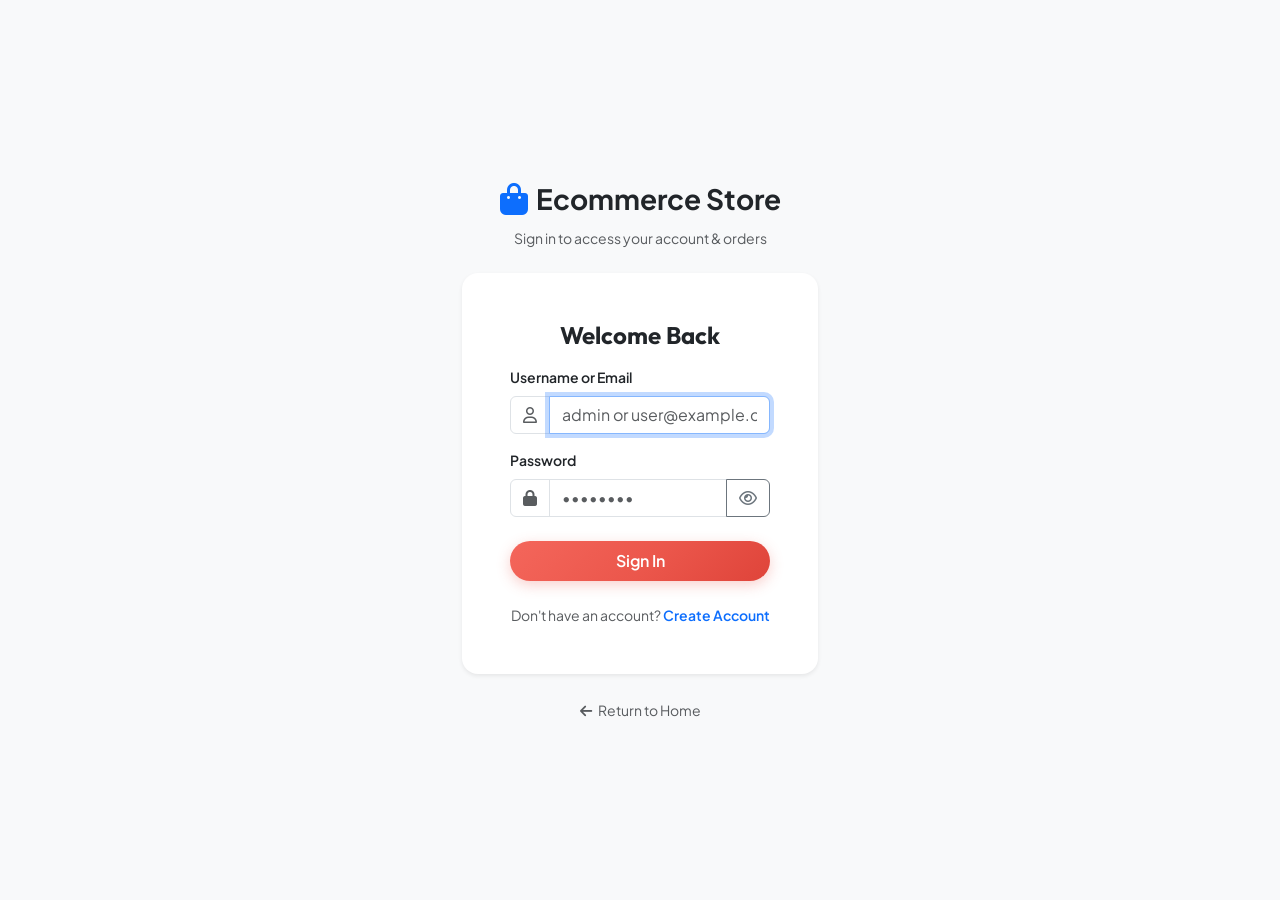
<file: frontend/admin/products.html>
<!DOCTYPE html>
<html lang="en">
<head>
  <meta charset="UTF-8">
  <meta name="viewport" content="width=device-width, initial-scale=1.0">
  <title>Product Management - Ecommerce Store Admin</title>
  <!-- Bootstrap 5 CSS -->
  <link href="https://cdn.jsdelivr.net/npm/bootstrap@5.3.3/dist/css/bootstrap.min.css" rel="stylesheet">
  <!-- Font Awesome -->
  <link rel="stylesheet" href="https://cdnjs.cloudflare.com/ajax/libs/font-awesome/6.5.1/css/all.min.css">
  <!-- Google Fonts Inter -->
  <link href="https://fonts.googleapis.com/css2?family=Inter:wght@400;500;600;700;800&display=swap" rel="stylesheet">
  <link rel="stylesheet" href="../css/style.css">
  <link rel="stylesheet" href="../css/admin.css">
</head>
<body class="admin-body">

  <div class="admin-wrapper">
    <aside class="admin-sidebar" id="admin-sidebar"></aside>

    <main class="admin-main">
      <header class="admin-topbar" id="admin-topbar"></header>

      <div class="admin-content">
        <!-- Controls Bar -->
        <div class="d-flex flex-wrap align-items-center justify-content-between gap-3 mb-4">
          <div class="d-flex flex-wrap align-items-center gap-2" style="flex: 1; max-width: 600px;">
            <!-- Search -->
            <div class="input-group" style="min-width: 240px; flex: 1;">
              <span class="input-group-text bg-white border-end-0"><i class="fa-solid fa-magnifying-glass text-muted"></i></span>
              <input type="text" id="product-search-input" class="form-control border-start-0" placeholder="Search by name..." oninput="handleSearch()">
            </div>

            <!-- Category Filter Dropdown -->
            <select id="product-category-filter" class="form-select" style="max-width: 200px;" onchange="loadProducts()">
              <option value="">All Categories</option>
            </select>
          </div>

          <button class="btn btn-primary" onclick="openAddProductModal()">
            <i class="fa-solid fa-plus me-1"></i> Add Product
          </button>
        </div>

        <!-- Products Table Card -->
        <div class="admin-table-card">
          <div class="table-responsive">
            <table class="table admin-table align-middle">
              <thead>
                <tr>
                  <th style="width: 70px;">Image</th>
                  <th>Product Details</th>
                  <th>Category</th>
                  <th>Price</th>
                  <th>Stock Quantity</th>
                  <th>Date Added</th>
                  <th class="text-end" style="width: 150px;">Actions</th>
                </tr>
              </thead>
              <tbody id="products-tbody">
                <tr><td colspan="7" class="text-center py-4"><div class="spinner-border spinner-border-sm text-primary"></div> Loading products...</td></tr>
              </tbody>
            </table>
          </div>
        </div>
      </div>
    </main>
  </div>

  <!-- Add/Edit Product Modal -->
  <div class="modal fade" id="productModal" tabindex="-1" aria-hidden="true">
    <div class="modal-dialog modal-dialog-centered modal-lg">
      <div class="modal-content border-0 shadow-lg">
        <form id="product-form" onsubmit="saveProduct(event)">
          <div class="modal-header">
            <h5 class="modal-title fw-bold" id="product-modal-title">Add Product</h5>
            <button type="button" class="btn-close" data-bs-dismiss="modal"></button>
          </div>
          <div class="modal-body p-4">
            <input type="hidden" id="product-id-hidden">

            <div class="row g-3">
              <!-- Name -->
              <div class="col-12">
                <label class="form-label fw-semibold">Product Name</label>
                <input type="text" id="prod-name-input" class="form-control" placeholder="e.g. Wireless Noise Cancelling Headphones" required>
              </div>

              <!-- Category -->
              <div class="col-md-6">
                <label class="form-label fw-semibold">Category</label>
                <select id="prod-category-select" class="form-select" required>
                  <option value="" disabled selected>Select Category</option>
                </select>
              </div>

              <!-- Price -->
              <div class="col-md-3">
                <label class="form-label fw-semibold">Price (₹)</label>
                <input type="number" id="prod-price-input" class="form-control" step="0.01" min="0.01" placeholder="999.00" required>
              </div>

              <!-- Stock Quantity -->
              <div class="col-md-3">
                <label class="form-label fw-semibold">Stock Quantity</label>
                <input type="number" id="prod-stock-input" class="form-control" min="0" placeholder="25" required>
              </div>

              <!-- Image Upload & Preview -->
              <div class="col-12 mt-3">
                <label class="form-label fw-semibold">Product Image</label>
                <input type="file" id="prod-image-file" class="form-control" accept="image/*" onchange="previewImage(this)">
                <div class="form-text">Supported formats: JPG, PNG, WEBP, GIF (Max size 5MB).</div>
              </div>

              <!-- Image Preview Box -->
              <div class="col-12">
                <div class="p-3 border rounded-3 bg-light text-center" id="image-preview-wrapper" style="min-height: 140px;">
                  <img id="image-preview" src="" alt="Preview" class="rounded-3 shadow-sm d-none" style="max-height: 180px; max-width: 100%; object-fit: contain;">
                  <div id="image-preview-placeholder" class="text-muted small py-4">
                    <i class="fa-regular fa-image fa-2x mb-2 d-block"></i>
                    No image chosen yet
                  </div>
                </div>
              </div>
            </div>
          </div>
          <div class="modal-footer">
            <button type="button" class="btn btn-light" data-bs-dismiss="modal">Cancel</button>
            <button type="submit" class="btn btn-primary px-4" id="product-save-btn">
              <span class="spinner-border spinner-border-sm me-2 d-none" id="product-spinner"></span>
              Save Product
            </button>
          </div>
        </form>
      </div>
    </div>
  </div>

  <!-- Delete Product Modal -->
  <div class="modal fade" id="deleteProductModal" tabindex="-1" aria-hidden="true">
    <div class="modal-dialog modal-dialog-centered">
      <div class="modal-content border-0 shadow-lg">
        <div class="modal-header">
          <h5 class="modal-title fw-bold text-danger"><i class="fa-solid fa-trash-can me-2"></i>Delete Product</h5>
          <button type="button" class="btn-close" data-bs-dismiss="modal"></button>
        </div>
        <div class="modal-body">
          <p>Are you sure you want to delete <strong id="delete-prod-name"></strong>?</p>
          <div class="alert alert-warning py-2 small mb-0">
            This action removes the product from the catalog. Historical order receipts will safely preserve the purchased item name and price.
          </div>
        </div>
        <div class="modal-footer">
          <button type="button" class="btn btn-light" data-bs-dismiss="modal">Cancel</button>
          <button type="button" class="btn btn-danger px-4" id="confirm-delete-prod-btn" onclick="executeDeleteProduct()">
            Delete Product
          </button>
        </div>
      </div>
    </div>
  </div>

  <script src="https://cdn.jsdelivr.net/npm/bootstrap@5.3.3/dist/js/bootstrap.bundle.min.js"></script>
  <script src="../js/api.js"></script>
  <script src="../js/auth.js"></script>
  <script src="../js/admin.js"></script>
  <script>
    let productModalObj = null;
    let deleteProductModalObj = null;
    let productToDeleteId = null;
    let currentProductsList = [];
    let categoriesList = [];
    let searchTimeout = null;

    document.addEventListener('DOMContentLoaded', async () => {
      if (!AdminLayout.init('products', 'Product Management')) return;
      productModalObj = new bootstrap.Modal(document.getElementById('productModal'));
      deleteProductModalObj = new bootstrap.Modal(document.getElementById('deleteProductModal'));

      await loadCategoryOptions();
      await loadProducts();

      const urlParams = new URLSearchParams(window.location.search);
      if (urlParams.get('action') === 'new') {
        openAddProductModal();
      }
    });

    async function loadCategoryOptions() {
      try {
        const res = await apiRequest('/categories/');
        categoriesList = res.data || [];

        const filterSelect = document.getElementById('product-category-filter');
        const modalSelect = document.getElementById('prod-category-select');

        const optionsHtml = categoriesList.map(c => `<option value="${c.id}">${c.name}</option>`).join('');
        filterSelect.innerHTML = '<option value="">All Categories</option>' + optionsHtml;
        modalSelect.innerHTML = '<option value="" disabled selected>Select Category</option>' + optionsHtml;
      } catch (err) {
        console.error("Failed to load categories for select:", err);
      }
    }

    async function loadProducts() {
      const tbody = document.getElementById('products-tbody');
      const search = document.getElementById('product-search-input').value.trim();
      const catId = document.getElementById('product-category-filter').value;

      let query = [];
      if (catId) query.push(`category=${catId}`);
      if (search) query.push(`search=${encodeURIComponent(search)}`);

      const endpoint = `/products/${query.length > 0 ? '?' + query.join('&') : ''}`;

      try {
        const res = await apiRequest(endpoint);
        currentProductsList = res.data || [];

        if (currentProductsList.length === 0) {
          tbody.innerHTML = '<tr><td colspan="7" class="text-center py-4 text-muted">No products found.</td></tr>';
          return;
        }

        tbody.innerHTML = currentProductsList.map(p => {
          const imgUrl = p.image_url || API_CONFIG.MEDIA_FALLBACK;
          const isOutOfStock = p.stock <= 0;
          const stockBadge = isOutOfStock
            ? '<span class="badge bg-danger">Out of Stock (0)</span>'
            : `<span class="badge ${p.stock < 10 ? 'bg-warning text-dark' : 'bg-success'}">${p.stock} in stock</span>`;

          return `
            <tr>
              <td>
                <img src="${imgUrl}" alt="${p.name}" class="table-thumbnail" onerror="this.src='${API_CONFIG.MEDIA_FALLBACK}'">
              </td>
              <td>
                <div class="fw-bold text-dark">${p.name}</div>
                <small class="text-muted">ID: #${p.id}</small>
              </td>
              <td>
                <span class="badge bg-light text-dark border">${p.category ? p.category.name : 'None'}</span>
              </td>
              <td class="fw-bold text-primary">${formatPrice(p.price)}</td>
              <td>${stockBadge}</td>
              <td>${formatDate(p.created_at)}</td>
              <td class="text-end">
                <button class="btn btn-sm btn-outline-primary me-1" onclick="openEditProductModal(${p.id})">
                  <i class="fa-regular fa-pen-to-square"></i>
                </button>
                <button class="btn btn-sm btn-outline-danger" onclick="promptDeleteProduct(${p.id})">
                  <i class="fa-regular fa-trash-can"></i>
                </button>
              </td>
            </tr>
          `;
        }).join('');
      } catch (err) {
        tbody.innerHTML = `<tr><td colspan="7" class="text-center text-danger py-4">${err.message}</td></tr>`;
      }
    }

    function handleSearch() {
      clearTimeout(searchTimeout);
      searchTimeout = setTimeout(() => {
        loadProducts();
      }, 300);
    }

    function previewImage(input) {
      const previewImg = document.getElementById('image-preview');
      const placeholder = document.getElementById('image-preview-placeholder');

      if (input.files && input.files[0]) {
        const file = input.files[0];
        if (file.size > 5 * 1024 * 1024) {
          showToast("Image size must be less than 5MB.", "error");
          input.value = '';
          return;
        }

        const reader = new FileReader();
        reader.onload = function(e) {
          previewImg.src = e.target.result;
          previewImg.classList.remove('d-none');
          placeholder.classList.add('d-none');
        };
        reader.readAsDataURL(file);
      }
    }

    function openAddProductModal() {
      document.getElementById('product-modal-title').textContent = 'Add New Product';
      document.getElementById('product-id-hidden').value = '';
      document.getElementById('prod-name-input').value = '';
      document.getElementById('prod-category-select').value = '';
      document.getElementById('prod-price-input').value = '';
      document.getElementById('prod-stock-input').value = '';
      document.getElementById('prod-image-file').value = '';

      document.getElementById('image-preview').src = '';
      document.getElementById('image-preview').classList.add('d-none');
      document.getElementById('image-preview-placeholder').classList.remove('d-none');

      productModalObj.show();
    }

    function openEditProductModal(id) {
      const p = currentProductsList.find(x => x.id === id);
      if (!p) return;

      document.getElementById('product-modal-title').textContent = 'Edit Product';
      document.getElementById('product-id-hidden').value = p.id;
      document.getElementById('prod-name-input').value = p.name;
      document.getElementById('prod-category-select').value = p.category ? p.category.id : '';
      document.getElementById('prod-price-input').value = p.price;
      document.getElementById('prod-stock-input').value = p.stock;
      document.getElementById('prod-image-file').value = '';

      const previewImg = document.getElementById('image-preview');
      const placeholder = document.getElementById('image-preview-placeholder');

      if (p.image_url) {
        previewImg.src = p.image_url;
        previewImg.classList.remove('d-none');
        placeholder.classList.add('d-none');
      } else {
        previewImg.src = '';
        previewImg.classList.add('d-none');
        placeholder.classList.remove('d-none');
      }

      productModalObj.show();
    }

    async function saveProduct(e) {
      e.preventDefault();
      const id = document.getElementById('product-id-hidden').value;
      const name = document.getElementById('prod-name-input').value.trim();
      const categoryId = document.getElementById('prod-category-select').value;
      const price = document.getElementById('prod-price-input').value;
      const stock = document.getElementById('prod-stock-input').value;
      const imageFile = document.getElementById('prod-image-file').files[0];

      const formData = new FormData();
      formData.append('name', name);
      formData.append('category_id', categoryId);
      formData.append('price', price);
      formData.append('stock', stock);
      if (imageFile) {
        formData.append('image', imageFile);
      }

      const btn = document.getElementById('product-save-btn');
      const spinner = document.getElementById('product-spinner');

      try {
        btn.disabled = true;
        spinner.classList.remove('d-none');

        if (id) {
          await apiRequest(`/products/${id}/`, {
            method: 'PUT',
            body: formData
          });
          showToast("Product updated successfully!", "success");
        } else {
          await apiRequest('/products/', {
            method: 'POST',
            body: formData
          });
          showToast("Product created successfully!", "success");
        }

        productModalObj.hide();
        await loadProducts();
      } catch (err) {
        showToast(err.message, "error");
      } finally {
        btn.disabled = false;
        spinner.classList.add('d-none');
      }
    }

    function promptDeleteProduct(id) {
      const p = currentProductsList.find(x => x.id === id);
      if (!p) return;
      productToDeleteId = id;
      document.getElementById('delete-prod-name').textContent = p.name;
      deleteProductModalObj.show();
    }

    async function executeDeleteProduct() {
      if (!productToDeleteId) return;
      const btn = document.getElementById('confirm-delete-prod-btn');
      try {
        btn.disabled = true;
        await apiRequest(`/products/${productToDeleteId}/`, {
          method: 'DELETE'
        });
        showToast("Product deleted successfully!", "success");
        deleteProductModalObj.hide();
        await loadProducts();
      } catch (err) {
        showToast(err.message, "error");
      } finally {
        btn.disabled = false;
        productToDeleteId = null;
      }
    }
  </script>
</body>
</html>
</file>
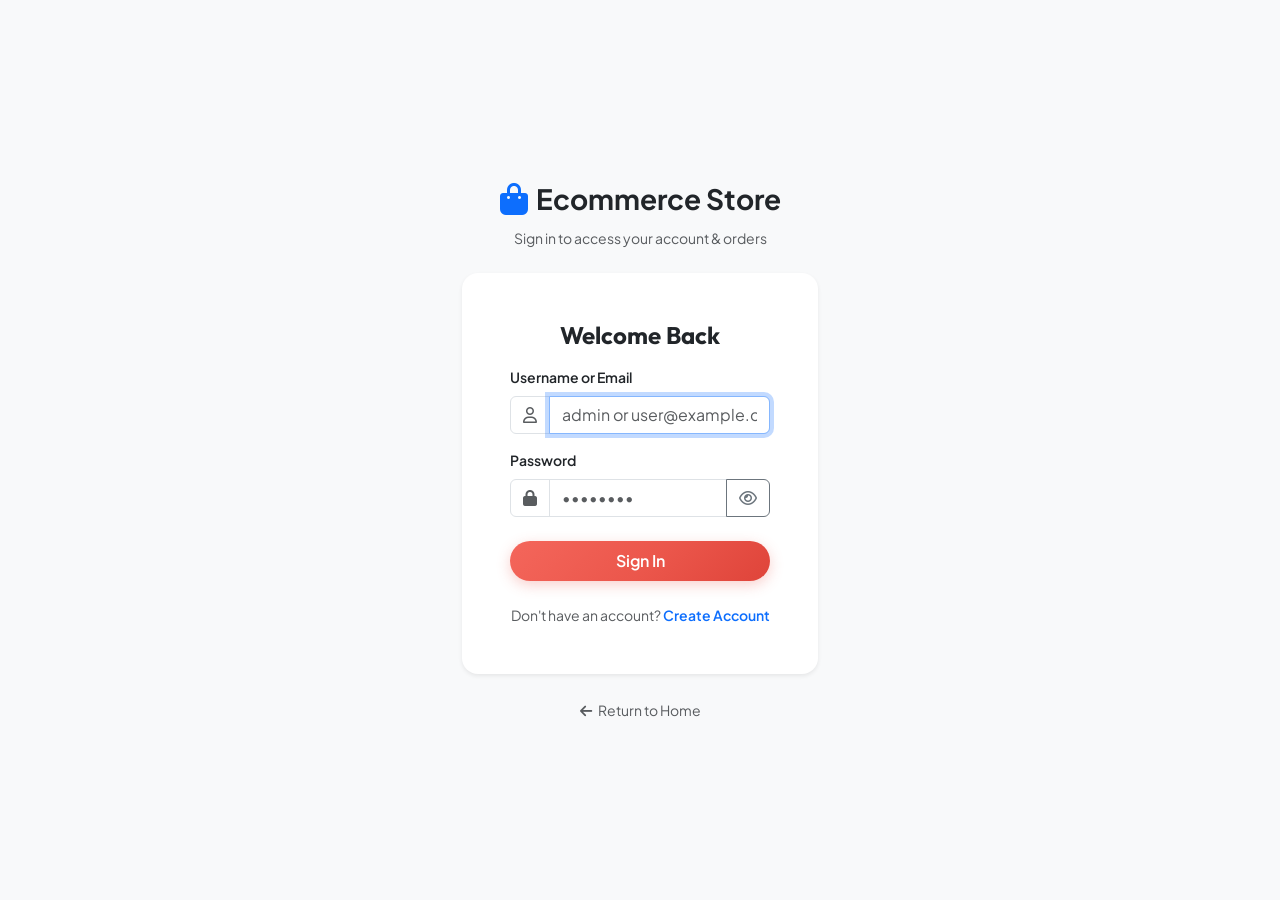
<file: frontend/admin/users.html>
<!DOCTYPE html>
<html lang="en">
<head>
  <meta charset="UTF-8">
  <meta name="viewport" content="width=device-width, initial-scale=1.0">
  <title>User Management - Ecommerce Store Admin</title>
  <!-- Bootstrap 5 CSS -->
  <link href="https://cdn.jsdelivr.net/npm/bootstrap@5.3.3/dist/css/bootstrap.min.css" rel="stylesheet">
  <!-- Font Awesome -->
  <link rel="stylesheet" href="https://cdnjs.cloudflare.com/ajax/libs/font-awesome/6.5.1/css/all.min.css">
  <!-- Google Fonts Inter -->
  <link href="https://fonts.googleapis.com/css2?family=Inter:wght@400;500;600;700;800&display=swap" rel="stylesheet">
  <link rel="stylesheet" href="../css/style.css">
  <link rel="stylesheet" href="../css/admin.css">
</head>
<body class="admin-body">

  <div class="admin-wrapper">
    <aside class="admin-sidebar" id="admin-sidebar"></aside>

    <main class="admin-main">
      <header class="admin-topbar" id="admin-topbar"></header>

      <div class="admin-content">
        <!-- Controls Bar -->
        <div class="d-flex flex-wrap align-items-center justify-content-between gap-3 mb-4">
          <div class="d-flex align-items-center gap-2" style="max-width: 350px; flex: 1;">
            <div class="input-group">
              <span class="input-group-text bg-white border-end-0"><i class="fa-solid fa-magnifying-glass text-muted"></i></span>
              <input type="text" id="user-search-input" class="form-control border-start-0" placeholder="Filter users by name or email..." oninput="handleSearch()">
            </div>
          </div>

          <button class="btn btn-outline-primary btn-sm" onclick="loadUsers()">
            <i class="fa-solid fa-rotate me-1"></i> Refresh Users
          </button>
        </div>

        <!-- Users Table Card -->
        <div class="admin-table-card">
          <div class="table-responsive">
            <table class="table admin-table align-middle">
              <thead>
                <tr>
                  <th style="width: 70px;">ID</th>
                  <th>Full Name</th>
                  <th>Username</th>
                  <th>Email</th>
                  <th>Assigned Role</th>
                  <th>Registered On</th>
                  <th class="text-center">Orders Placed</th>
                </tr>
              </thead>
              <tbody id="users-tbody">
                <tr><td colspan="7" class="text-center py-4"><div class="spinner-border spinner-border-sm text-primary"></div> Loading registered users...</td></tr>
              </tbody>
            </table>
          </div>
        </div>
      </div>
    </main>
  </div>

  <script src="https://cdn.jsdelivr.net/npm/bootstrap@5.3.3/dist/js/bootstrap.bundle.min.js"></script>
  <script src="../js/api.js"></script>
  <script src="../js/auth.js"></script>
  <script src="../js/admin.js"></script>
  <script>
    let allUsers = [];

    document.addEventListener('DOMContentLoaded', async () => {
      if (!AdminLayout.init('users', 'User Roster')) return;
      await loadUsers();
    });

    async function loadUsers() {
      const tbody = document.getElementById('users-tbody');
      try {
        const res = await apiRequest('/users/');
        allUsers = res.data || [];
        renderUsers(allUsers);
      } catch (err) {
        tbody.innerHTML = `<tr><td colspan="7" class="text-center text-danger py-4">${err.message}</td></tr>`;
      }
    }

    function renderUsers(usersList) {
      const tbody = document.getElementById('users-tbody');
      if (usersList.length === 0) {
        tbody.innerHTML = '<tr><td colspan="7" class="text-center py-4 text-muted">No users found.</td></tr>';
        return;
      }

      tbody.innerHTML = usersList.map(u => {
        const roleBadge = (u.role === 'ADMIN' || u.is_staff)
          ? '<span class="badge bg-danger rounded-pill px-3 py-1"><i class="fa-solid fa-shield-halved me-1"></i> ADMIN</span>'
          : '<span class="badge bg-primary rounded-pill px-3 py-1"><i class="fa-solid fa-user me-1"></i> USER</span>';

        return `
          <tr>
            <td class="fw-bold text-secondary">#${u.id}</td>
            <td class="fw-semibold text-dark">${u.full_name || '-'}</td>
            <td><code>${u.username}</code></td>
            <td><a href="mailto:${u.email}" class="text-decoration-none">${u.email}</a></td>
            <td>${roleBadge}</td>
            <td>${formatDate(u.date_joined)}</td>
            <td class="text-center">
              <span class="badge bg-light text-dark border px-2 py-1 rounded-pill">
                ${u.orders_count || 0} orders
              </span>
            </td>
          </tr>
        `;
      }).join('');
    }

    function handleSearch() {
      const query = document.getElementById('user-search-input').value.toLowerCase().trim();
      const filtered = allUsers.filter(u => 
        (u.username && u.username.toLowerCase().includes(query)) ||
        (u.email && u.email.toLowerCase().includes(query)) ||
        (u.full_name && u.full_name.toLowerCase().includes(query))
      );
      renderUsers(filtered);
    }
  </script>
</body>
</html>
</file>
<file: frontend/css/style.css>
@import url('https://fonts.googleapis.com/css2?family=Plus+Jakarta+Sans:wght@400;500;600;700;800&family=Outfit:wght@500;600;700;800&display=swap');

:root {
  --primary: #eb564b;
  --primary-hover: #d6443a;
  --primary-dark: #b8332a;
  --primary-light: #fff2f1;
  --primary-soft: #fdf5f5;
  --primary-gradient: linear-gradient(135deg, #f4665b 0%, #eb564b 55%, #df443a 100%);
  --coral-accent: #ff7675;
  --secondary: #2d3142;
  --accent: #f59e0b;
  --success: #10b981;
  --warning: #f59e0b;
  --danger: #ef4444;
  --dark: #191921;
  --light-bg: #faf7f7;
  --card-bg: #ffffff;
  --text-main: #252836;
  --text-muted: #888c9f;
  --border-color: #f0dedd;
  --font-family: 'Plus Jakarta Sans', system-ui, -apple-system, sans-serif;
  --font-display: 'Outfit', var(--font-family);
  --radius-sm: 10px;
  --radius-md: 18px;
  --radius-lg: 28px;
  --radius-pill: 60px;
  --shadow-sm: 0 2px 6px rgba(235, 86, 75, 0.05);
  --shadow-md: 0 8px 24px rgba(235, 86, 75, 0.08);
  --shadow-lg: 0 16px 36px rgba(235, 86, 75, 0.14);
}

body {
  font-family: var(--font-family);
  background-color: var(--light-bg);
  color: var(--text-main);
  min-height: 100vh;
  display: flex;
  flex-direction: column;
  -webkit-font-smoothing: antialiased;
}

h1, h2, h3, h4, .font-display {
  font-family: var(--font-display);
}

main {
  flex: 1;
}

/* Navbar */
.navbar {
  background: #ffffff;
  box-shadow: 0 1px 6px rgba(0,0,0,0.03);
  padding: 1rem 0;
  border-bottom: 1px solid var(--border-color);
}

.navbar-brand {
  font-family: var(--font-display);
  font-weight: 800;
  font-size: 1.45rem;
  color: var(--primary) !important;
  display: flex;
  align-items: center;
  gap: 0.6rem;
  letter-spacing: -0.02em;
}

.navbar-brand i {
  background: var(--primary-light);
  width: 40px;
  height: 40px;
  border-radius: 12px;
  display: inline-flex;
  align-items: center;
  justify-content: center;
  font-size: 1.15rem;
  color: var(--primary);
}

.nav-link {
  font-weight: 600;
  font-size: 0.95rem;
  color: var(--text-main);
  padding: 0.55rem 1.15rem !important;
  border-radius: var(--radius-pill);
  transition: all 0.2s ease;
}

.nav-link:hover, .nav-link.active {
  color: var(--primary) !important;
  background-color: var(--primary-light);
}

/* Hero Section */
.hero-wrapper {
  padding: 1.25rem 0 2.5rem;
}

.hero-banner {
  background: var(--primary-gradient);
  color: #ffffff;
  border-radius: var(--radius-lg);
  padding: 4.5rem 4rem;
  position: relative;
  overflow: hidden;
  box-shadow: 0 20px 45px rgba(235, 86, 75, 0.28);
}

.hero-banner::before {
  content: '';
  position: absolute;
  top: -15%;
  right: -5%;
  width: 520px;
  height: 520px;
  background: radial-gradient(circle, rgba(255, 255, 255, 0.2) 0%, rgba(255, 255, 255, 0) 70%);
  border-radius: 50%;
  pointer-events: none;
}

.hero-badge-offer {
  display: inline-flex;
  align-items: center;
  background: rgba(255, 255, 255, 0.24);
  backdrop-filter: blur(10px);
  color: #ffffff;
  font-size: 0.88rem;
  font-weight: 700;
  padding: 0.45rem 1.25rem;
  border-radius: var(--radius-pill);
  margin-bottom: 1.35rem;
  letter-spacing: 0.02em;
  border: 1px solid rgba(255, 255, 255, 0.3);
}

.hero-title {
  font-size: 3.8rem;
  font-weight: 800;
  line-height: 1.12;
  margin-bottom: 1.2rem;
  letter-spacing: -0.03em;
}

.hero-subtitle {
  font-size: 1.1rem;
  opacity: 0.94;
  max-width: 500px;
  margin-bottom: 2rem;
  line-height: 1.6;
}

/* Hero Search Capsule */
.hero-search-capsule {
  background: #ffffff;
  padding: 6px 8px 6px 22px;
  border-radius: var(--radius-pill);
  display: flex;
  align-items: center;
  max-width: 460px;
  box-shadow: 0 10px 28px rgba(0, 0, 0, 0.15);
  margin-bottom: 2.2rem;
}

.hero-search-capsule input {
  border: none;
  outline: none;
  flex: 1;
  font-size: 0.95rem;
  font-weight: 500;
  color: var(--text-main);
  background: transparent;
}

.hero-search-capsule input::placeholder {
  color: #9fa4ba;
}

.hero-search-capsule button {
  background: var(--dark);
  color: #ffffff;
  border: none;
  padding: 0.75rem 1.6rem;
  border-radius: var(--radius-pill);
  font-weight: 700;
  font-size: 0.92rem;
  letter-spacing: 0.02em;
  transition: all 0.25s ease;
}

.hero-search-capsule button:hover {
  background: #000000;
  transform: scale(1.03);
  box-shadow: 0 4px 12px rgba(0,0,0,0.2);
}

/* Social Proof Floating Badge */
.hero-customers-badge {
  background: rgba(255, 255, 255, 0.22);
  backdrop-filter: blur(12px);
  border: 1px solid rgba(255, 255, 255, 0.32);
  display: inline-flex;
  align-items: center;
  gap: 1.1rem;
  padding: 0.7rem 1.4rem;
  border-radius: 24px;
}

.avatar-stack {
  display: flex;
}

.avatar-stack img {
  width: 36px;
  height: 36px;
  border-radius: 50%;
  border: 2.5px solid #ffffff;
  margin-left: -10px;
  object-fit: cover;
  box-shadow: 0 2px 6px rgba(0,0,0,0.15);
}

.avatar-stack img:first-child {
  margin-left: 0;
}

/* Hero Circular Model Showcase */
.hero-visual-frame {
  position: relative;
  width: 380px;
  height: 380px;
  margin: 0 auto;
}

.hero-circle-bg {
  position: absolute;
  top: 50%;
  left: 50%;
  transform: translate(-50%, -50%);
  width: 360px;
  height: 360px;
  border-radius: 50%;
  background: rgba(255, 255, 255, 0.22);
  backdrop-filter: blur(14px);
  border: 2px solid rgba(255, 255, 255, 0.45);
}

.hero-model-img {
  position: relative;
  z-index: 2;
  width: 100%;
  height: 100%;
  object-fit: cover;
  border-radius: 50%;
  box-shadow: 0 20px 45px rgba(0,0,0,0.2);
  transition: transform 0.4s ease;
}

.hero-visual-frame:hover .hero-model-img {
  transform: scale(1.03);
}

/* Floating Discount Tag */
.hero-floating-tag {
  position: absolute;
  bottom: 25px;
  left: -20px;
  z-index: 3;
  background: #ffffff;
  color: var(--dark);
  padding: 0.6rem 1.2rem;
  border-radius: var(--radius-pill);
  font-weight: 700;
  font-size: 0.88rem;
  box-shadow: 0 10px 25px rgba(0,0,0,0.15);
  display: flex;
  align-items: center;
  gap: 0.5rem;
}

/* Curated Selections / Premium Shades Strip */
.collections-strip {
  padding: 1.5rem 0 3rem;
}

.collection-card {
  background: #ffffff;
  border-radius: 22px;
  padding: 1rem 1.4rem;
  border: 1px solid var(--border-color);
  display: flex;
  align-items: center;
  gap: 1.25rem;
  transition: all 0.25s ease;
  text-decoration: none;
  color: var(--text-main);
  box-shadow: var(--shadow-sm);
}

.collection-card:hover {
  transform: translateY(-5px);
  box-shadow: var(--shadow-md);
  border-color: var(--primary);
  color: var(--primary);
}

.collection-card-img {
  width: 72px;
  height: 72px;
  border-radius: 50%;
  object-fit: cover;
  border: 3px solid var(--primary-light);
  box-shadow: 0 4px 10px rgba(0,0,0,0.06);
}

/* Icon-Based Category Selector (Matching Reference) */
.category-icons-row {
  display: flex;
  align-items: center;
  justify-content: center;
  flex-wrap: wrap;
  gap: 1.5rem;
  padding: 1rem 0;
}

.category-icon-item {
  display: flex;
  flex-direction: column;
  align-items: center;
  gap: 0.6rem;
  cursor: pointer;
  text-decoration: none;
  color: var(--text-main);
  transition: all 0.25s ease;
}

.category-icon-circle {
  width: 70px;
  height: 70px;
  border-radius: 50%;
  background: #ffffff;
  border: 1.5px solid var(--border-color);
  display: flex;
  align-items: center;
  justify-content: center;
  font-size: 1.5rem;
  color: var(--text-main);
  box-shadow: var(--shadow-sm);
  transition: all 0.25s ease;
}

.category-icon-item:hover .category-icon-circle,
.category-icon-item.active .category-icon-circle {
  background: var(--primary-gradient);
  border-color: transparent;
  color: #ffffff;
  transform: translateY(-4px);
  box-shadow: 0 10px 22px rgba(235, 86, 75, 0.35);
}

.category-icon-label {
  font-weight: 600;
  font-size: 0.9rem;
  color: var(--text-muted);
  transition: color 0.2s ease;
}

.category-icon-item:hover .category-icon-label,
.category-icon-item.active .category-icon-label {
  color: var(--primary);
  font-weight: 700;
}

/* Product Cards */
.product-card {
  border: 1px solid var(--border-color);
  border-radius: 22px;
  overflow: hidden;
  display: flex;
  flex-direction: column;
  height: 100%;
  background: #ffffff;
  transition: all 0.3s ease;
  box-shadow: var(--shadow-sm);
}

.product-card:hover {
  transform: translateY(-6px);
  box-shadow: 0 14px 32px rgba(235, 86, 75, 0.14);
  border-color: rgba(235, 86, 75, 0.35);
}

.product-card-img-wrapper {
  position: relative;
  width: 100%;
  height: 250px;
  background-color: #fff6f5;
  overflow: hidden;
  display: flex;
  align-items: center;
  justify-content: center;
}

.product-card-img-wrapper img {
  width: 100%;
  height: 100%;
  object-fit: cover;
  transition: transform 0.4s ease;
}

.product-card:hover .product-card-img-wrapper img {
  transform: scale(1.07);
}

.product-badge-category {
  position: absolute;
  top: 14px;
  left: 14px;
  background: rgba(25, 25, 33, 0.85);
  backdrop-filter: blur(6px);
  color: #fff;
  font-size: 0.75rem;
  padding: 0.35rem 0.85rem;
  border-radius: var(--radius-pill);
  font-weight: 600;
  letter-spacing: 0.02em;
}

.product-badge-stock {
  position: absolute;
  top: 14px;
  right: 14px;
}

.product-card-body {
  padding: 1.45rem;
  display: flex;
  flex-direction: column;
  flex: 1;
}

.product-title {
  font-size: 1.1rem;
  font-weight: 700;
  color: var(--text-main);
  margin-bottom: 0.35rem;
  display: -webkit-box;
  -webkit-line-clamp: 2;
  -webkit-box-orient: vertical;
  overflow: hidden;
  height: 2.8rem;
  line-height: 1.4;
}

.product-material-sub {
  font-size: 0.8rem;
  color: var(--text-muted);
  margin-bottom: 0.8rem;
}

.product-price {
  font-family: var(--font-display);
  font-size: 1.45rem;
  font-weight: 800;
  color: var(--primary);
  margin-bottom: 1.2rem;
}

.product-card-footer {
  margin-top: auto;
  display: flex;
  gap: 0.6rem;
}

/* Buttons */
.btn-primary {
  background: var(--primary-gradient);
  border: none;
  font-weight: 700;
  padding: 0.7rem 1.4rem;
  border-radius: var(--radius-pill);
  transition: all 0.25s ease;
  box-shadow: 0 4px 14px rgba(235, 86, 75, 0.28);
}

.btn-primary:hover, .btn-primary:focus {
  background: linear-gradient(135deg, #e45044 0%, #d43b31 100%);
  transform: translateY(-2px);
  box-shadow: 0 6px 18px rgba(235, 86, 75, 0.38);
}

.btn-outline-primary {
  color: var(--primary);
  border: 1.5px solid var(--primary);
  font-weight: 700;
  border-radius: var(--radius-pill);
  padding: 0.65rem 1.3rem;
  transition: all 0.2s ease;
}

.btn-outline-primary:hover {
  background: var(--primary-gradient);
  color: #ffffff;
  border-color: transparent;
  transform: translateY(-2px);
  box-shadow: 0 4px 14px rgba(235, 86, 75, 0.25);
}

/* Badges */
.badge-placed {
  background-color: #fff2f1;
  color: var(--primary);
  border: 1px solid #ffd4d1;
  padding: 0.4rem 0.9rem;
  border-radius: var(--radius-pill);
  font-weight: 700;
}

.badge-completed {
  background-color: #ecfdf5;
  color: #059669;
  border: 1px solid #a7f3d0;
  padding: 0.4rem 0.9rem;
  border-radius: var(--radius-pill);
  font-weight: 700;
}

/* VIP Offer Promo Banner */
.promo-strip-banner {
  background: linear-gradient(135deg, #191921 0%, #252836 100%);
  color: #ffffff;
  border-radius: var(--radius-lg);
  padding: 3.5rem 3rem;
  position: relative;
  overflow: hidden;
  box-shadow: 0 16px 36px rgba(0,0,0,0.15);
}

.promo-strip-banner::after {
  content: '';
  position: absolute;
  top: -50%;
  right: -10%;
  width: 400px;
  height: 400px;
  background: radial-gradient(circle, rgba(235, 86, 75, 0.25) 0%, rgba(235, 86, 75, 0) 70%);
  border-radius: 50%;
  pointer-events: none;
}

/* Toast Notifications */
#toast-container {
  position: fixed;
  top: 24px;
  right: 24px;
  z-index: 9999;
  display: flex;
  flex-direction: column;
  gap: 12px;
}

.custom-toast {
  min-width: 320px;
  max-width: 420px;
  padding: 1.1rem 1.35rem;
  border-radius: var(--radius-md);
  box-shadow: 0 12px 30px rgba(0,0,0,0.15);
  color: #ffffff;
  display: flex;
  align-items: center;
  gap: 0.9rem;
  animation: slideIn 0.3s ease forwards;
}

@keyframes slideIn {
  from { transform: translateX(100%); opacity: 0; }
  to { transform: translateX(0); opacity: 1; }
}

.custom-toast.toast-success { background-color: #059669; }
.custom-toast.toast-error { background-color: #dc2626; }
.custom-toast.toast-warning { background-color: #d97706; }
.custom-toast.toast-info { background-color: var(--primary); }

/* Empty State */
.empty-state {
  text-align: center;
  padding: 4.5rem 1.5rem;
  background: #ffffff;
  border-radius: var(--radius-md);
  border: 1px dashed var(--border-color);
}

.empty-state-icon {
  font-size: 3.5rem;
  color: #d8b7b5;
  margin-bottom: 1.25rem;
}

/* Footer */
footer {
  background: #191921;
  color: #9da1b5;
  padding: 3.5rem 0 2rem;
  margin-top: auto;
  border-top: 1px solid #282834;
}

footer a {
  color: #d5d8e6;
  text-decoration: none;
  transition: color 0.2s ease;
}

footer a:hover {
  color: var(--primary);
}

@media (max-width: 991px) {
  .hero-title {
    font-size: 2.8rem;
  }
  .hero-banner {
    padding: 3rem 2rem;
  }
  .hero-visual-frame {
    width: 280px;
    height: 280px;
  }
  .hero-circle-bg {
    width: 260px;
    height: 260px;
  }
}
</file>
<file: frontend/css/admin.css>
:root {
  --admin-sidebar-width: 260px;
  --admin-sidebar-bg: #1c1c24;
  --admin-sidebar-hover: #292934;
  --admin-sidebar-active: #f0544f;
  --admin-sidebar-text: #9ba0b4;
  --admin-sidebar-heading: #686d82;
  --admin-sidebar-active-text: #ffffff;
}

body.admin-body {
  background-color: #faf5f5;
  overflow-x: hidden;
}

/* Admin Layout Wrapper */
.admin-wrapper {
  display: flex;
  min-height: 100vh;
}

/* Sidebar */
.admin-sidebar {
  width: var(--admin-sidebar-width);
  background-color: var(--admin-sidebar-bg);
  color: var(--admin-sidebar-text);
  display: flex;
  flex-direction: column;
  position: fixed;
  top: 0;
  bottom: 0;
  left: 0;
  z-index: 1040;
  transition: transform 0.3s ease;
  overflow-y: auto;
}

.admin-sidebar-brand {
  padding: 1.5rem 1.25rem;
  font-size: 1.25rem;
  font-weight: 800;
  color: #ffffff;
  display: flex;
  align-items: center;
  gap: 0.6rem;
  border-bottom: 1px solid rgba(255, 255, 255, 0.08);
  text-decoration: none;
}

.admin-sidebar-brand:hover {
  color: #ffffff;
}

.admin-nav-list {
  list-style: none;
  padding: 1rem 0.75rem;
  margin: 0;
  display: flex;
  flex-direction: column;
  gap: 0.4rem;
  flex: 1;
}

.admin-nav-item a {
  display: flex;
  align-items: center;
  gap: 0.85rem;
  padding: 0.8rem 1.1rem;
  color: var(--admin-sidebar-text);
  border-radius: 12px;
  font-weight: 500;
  text-decoration: none;
  transition: all 0.2s ease;
}

.admin-nav-item a:hover {
  background-color: var(--admin-sidebar-hover);
  color: #ffffff;
}

.admin-nav-item a.active {
  background: linear-gradient(135deg, #ff6b62 0%, #f0544f 100%);
  color: var(--admin-sidebar-active-text);
  box-shadow: 0 4px 14px rgba(240, 84, 79, 0.35);
  font-weight: 600;
}

.admin-nav-item a i {
  font-size: 1.1rem;
  width: 20px;
  text-align: center;
}

.admin-sidebar-footer {
  padding: 1rem;
  border-top: 1px solid rgba(255, 255, 255, 0.08);
}

/* Main Content Area */
.admin-main {
  flex: 1;
  margin-left: var(--admin-sidebar-width);
  display: flex;
  flex-direction: column;
  min-width: 0;
  transition: margin-left 0.3s ease;
}

/* Admin Topbar */
.admin-topbar {
  background: #ffffff;
  height: 70px;
  border-bottom: 1px solid #eedddd;
  padding: 0 2rem;
  display: flex;
  align-items: center;
  justify-content: space-between;
  position: sticky;
  top: 0;
  z-index: 1020;
}

.admin-content {
  padding: 2rem;
  flex: 1;
}

/* Stat Cards */
.stat-card {
  background: #ffffff;
  border-radius: 16px;
  padding: 1.5rem;
  border: 1px solid #eedddd;
  box-shadow: 0 2px 8px rgba(240, 84, 79, 0.04);
  display: flex;
  align-items: center;
  justify-content: space-between;
  transition: transform 0.2s ease, box-shadow 0.2s ease;
}

.stat-card:hover {
  transform: translateY(-3px);
  box-shadow: 0 10px 22px rgba(240, 84, 79, 0.09);
  border-color: rgba(240, 84, 79, 0.3);
}

.stat-icon {
  width: 54px;
  height: 54px;
  border-radius: 14px;
  display: flex;
  align-items: center;
  justify-content: center;
  font-size: 1.5rem;
}

.stat-icon.blue { background-color: #fff0f0; color: #f0544f; }
.stat-icon.green { background-color: #ecfdf5; color: #10b981; }
.stat-icon.amber { background-color: #fffbeb; color: #f59e0b; }
.stat-icon.purple { background-color: #fcf0f5; color: #d63384; }
.stat-icon.rose { background-color: #fff1f2; color: #f43f5e; }

.stat-value {
  font-size: 1.85rem;
  font-weight: 800;
  color: #22222b;
  line-height: 1.2;
}

.stat-label {
  font-size: 0.88rem;
  color: #72768d;
  font-weight: 500;
}

/* Responsive Table */
.admin-table-card {
  background: #ffffff;
  border-radius: 16px;
  border: 1px solid #eedddd;
  box-shadow: 0 2px 8px rgba(0,0,0,0.03);
  overflow: hidden;
}

.admin-table {
  margin-bottom: 0;
}

.admin-table thead th {
  background-color: #fff8f8;
  color: #55596e;
  font-weight: 700;
  font-size: 0.82rem;
  text-transform: uppercase;
  letter-spacing: 0.04em;
  padding: 1.1rem 1.25rem;
  border-bottom: 1px solid #eedddd;
}

.admin-table tbody td {
  padding: 1.1rem 1.25rem;
  vertical-align: middle;
  border-bottom: 1px solid #f8eeee;
  font-size: 0.92rem;
  color: #2d3142;
}

.table-thumbnail {
  width: 52px;
  height: 52px;
  object-fit: cover;
  border-radius: 10px;
  border: 1px solid #eedddd;
}

/* Mobile Sidebar Toggle */
.sidebar-toggle-btn {
  display: none;
  background: none;
  border: none;
  font-size: 1.35rem;
  color: #475569;
  cursor: pointer;
}

@media (max-width: 992px) {
  .admin-sidebar {
    transform: translateX(-100%);
  }
  .admin-sidebar.show {
    transform: translateX(0);
  }
  .admin-main {
    margin-left: 0;
  }
  .sidebar-toggle-btn {
    display: block;
  }
  .admin-topbar {
    padding: 0 1rem;
  }
  .admin-content {
    padding: 1rem;
  }
}
</file>
